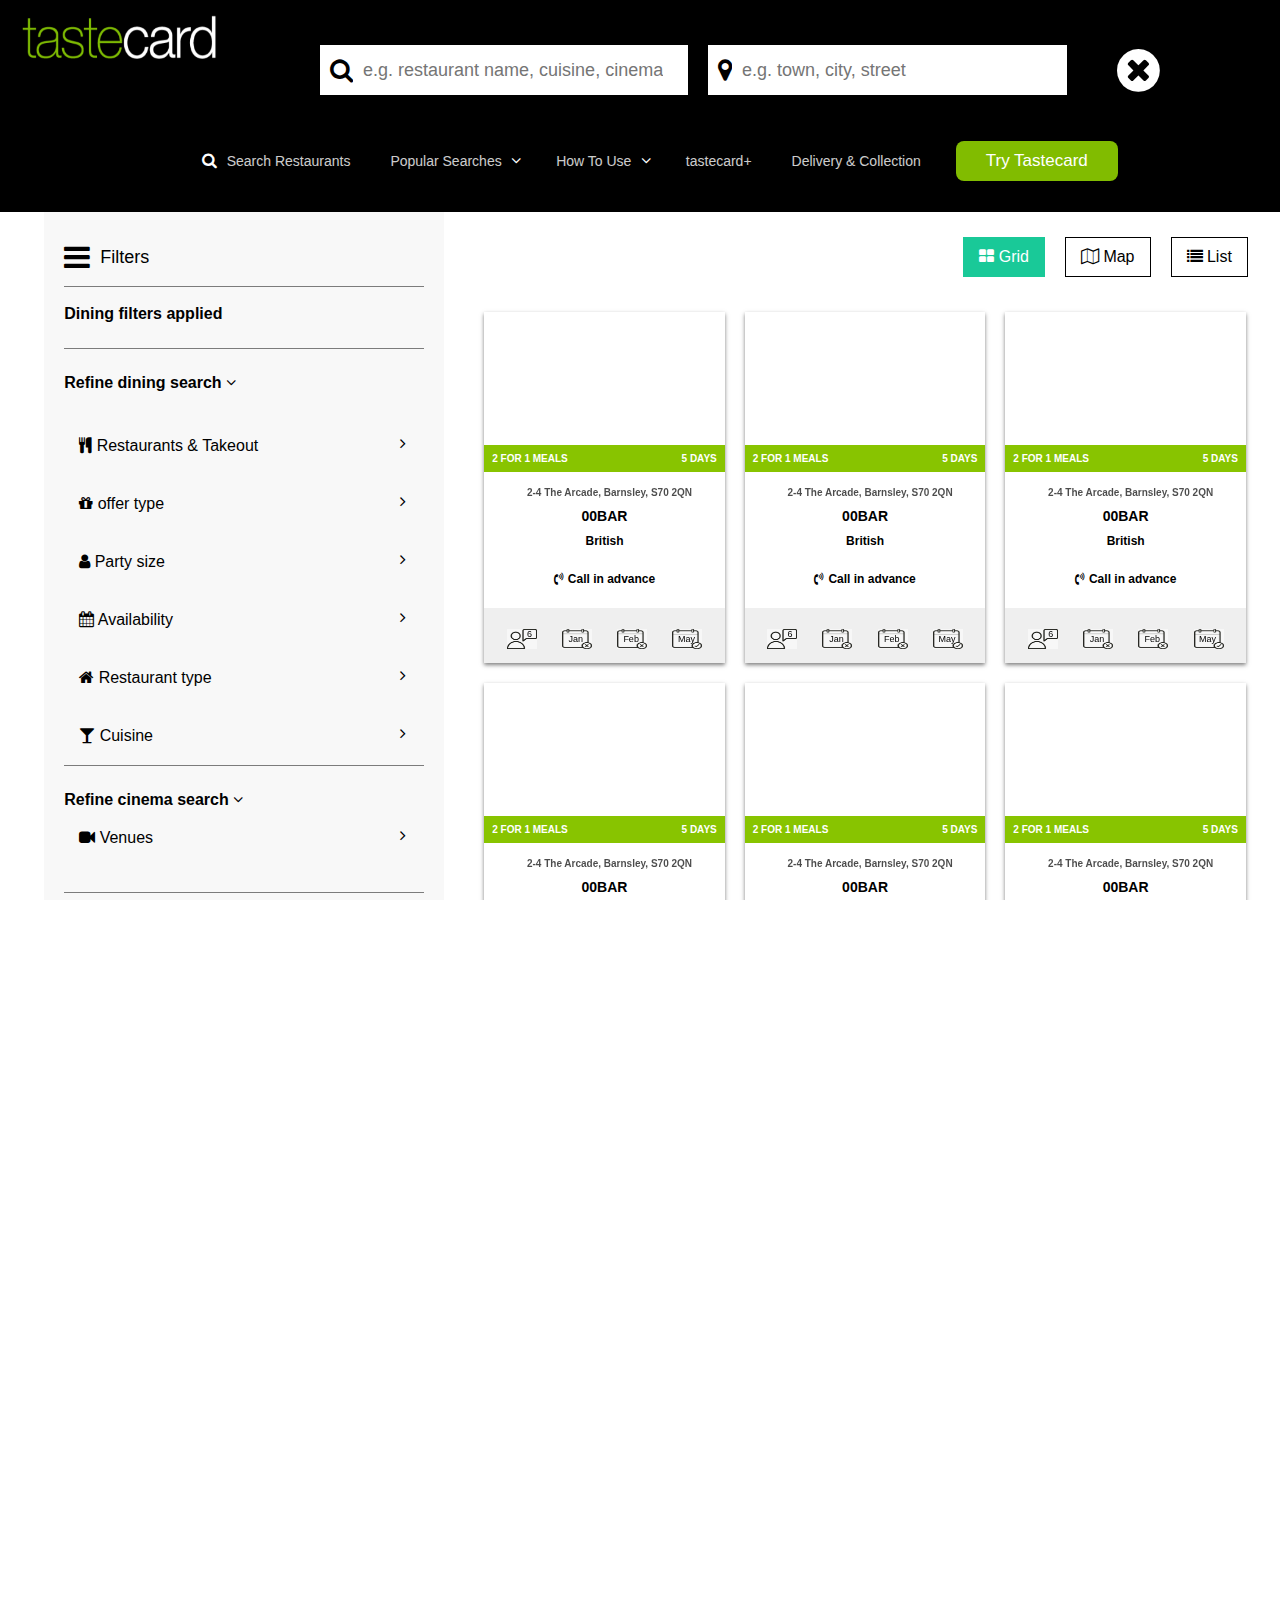
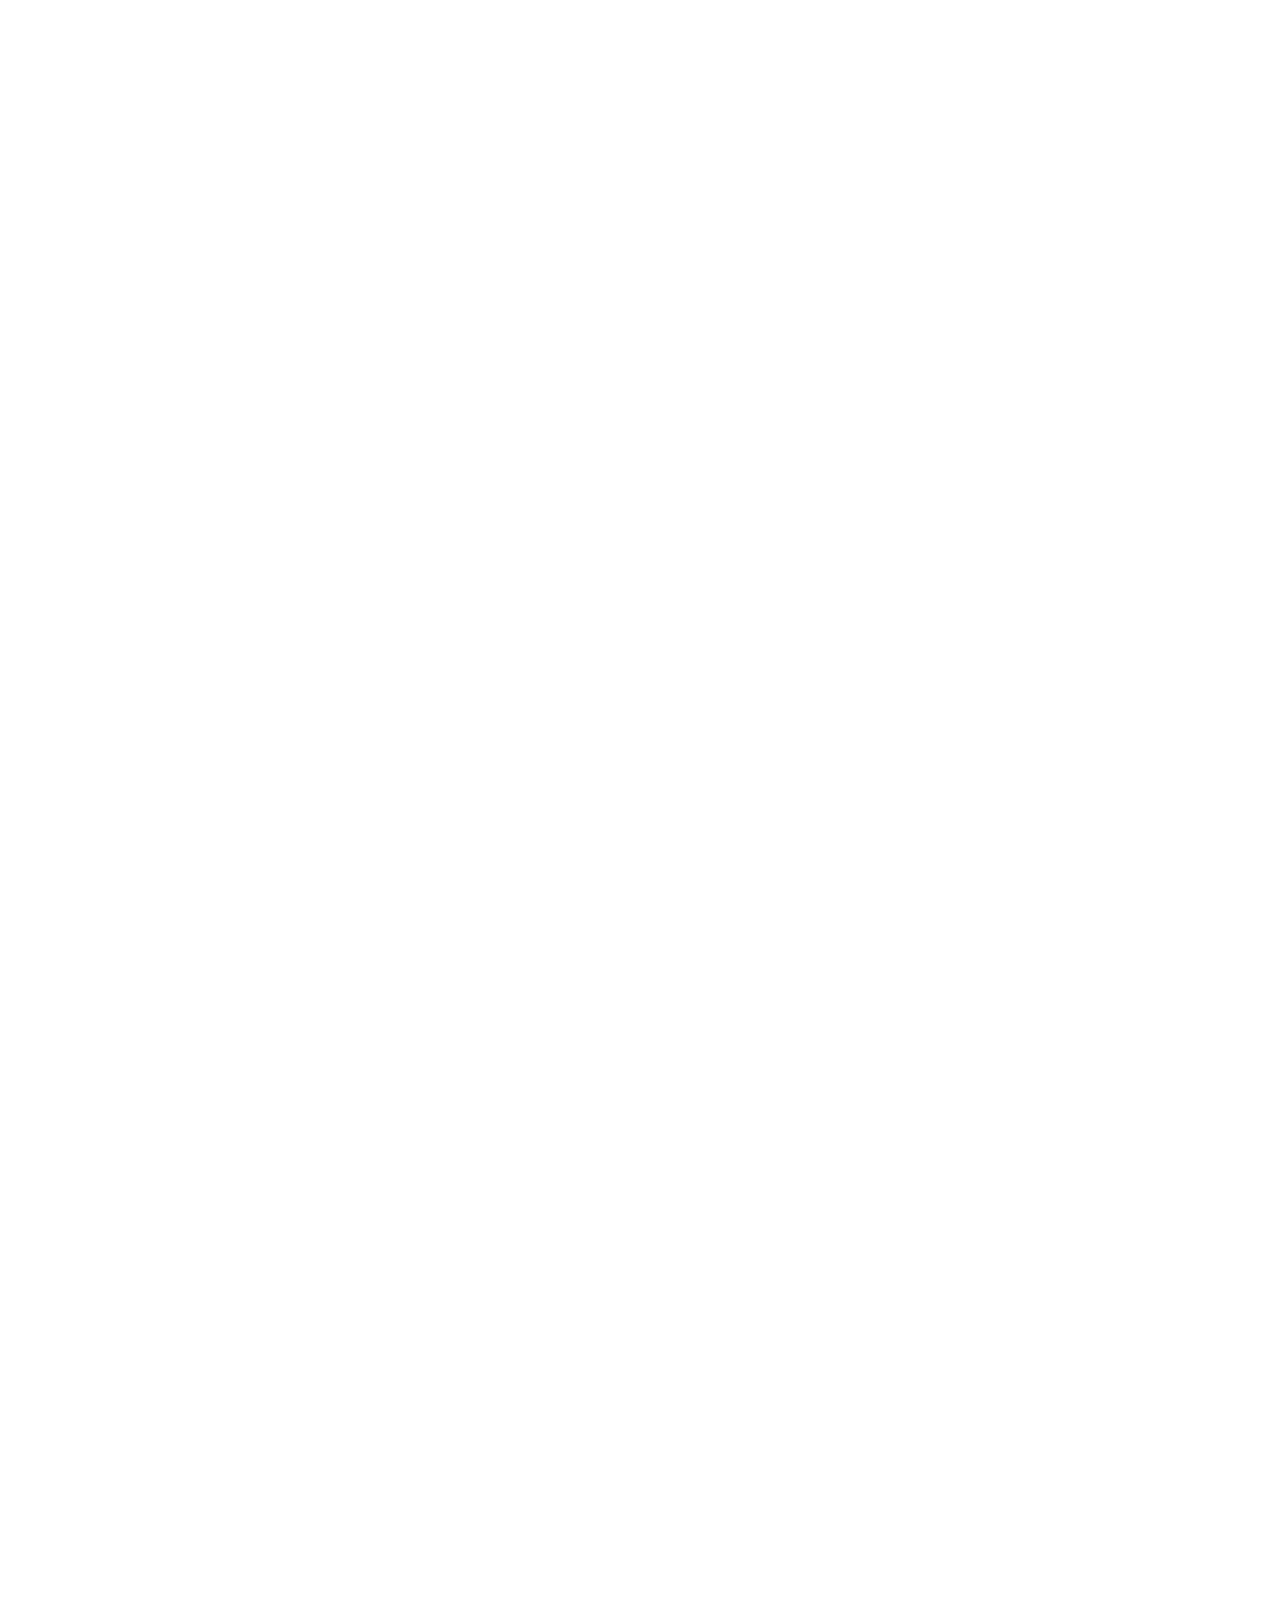
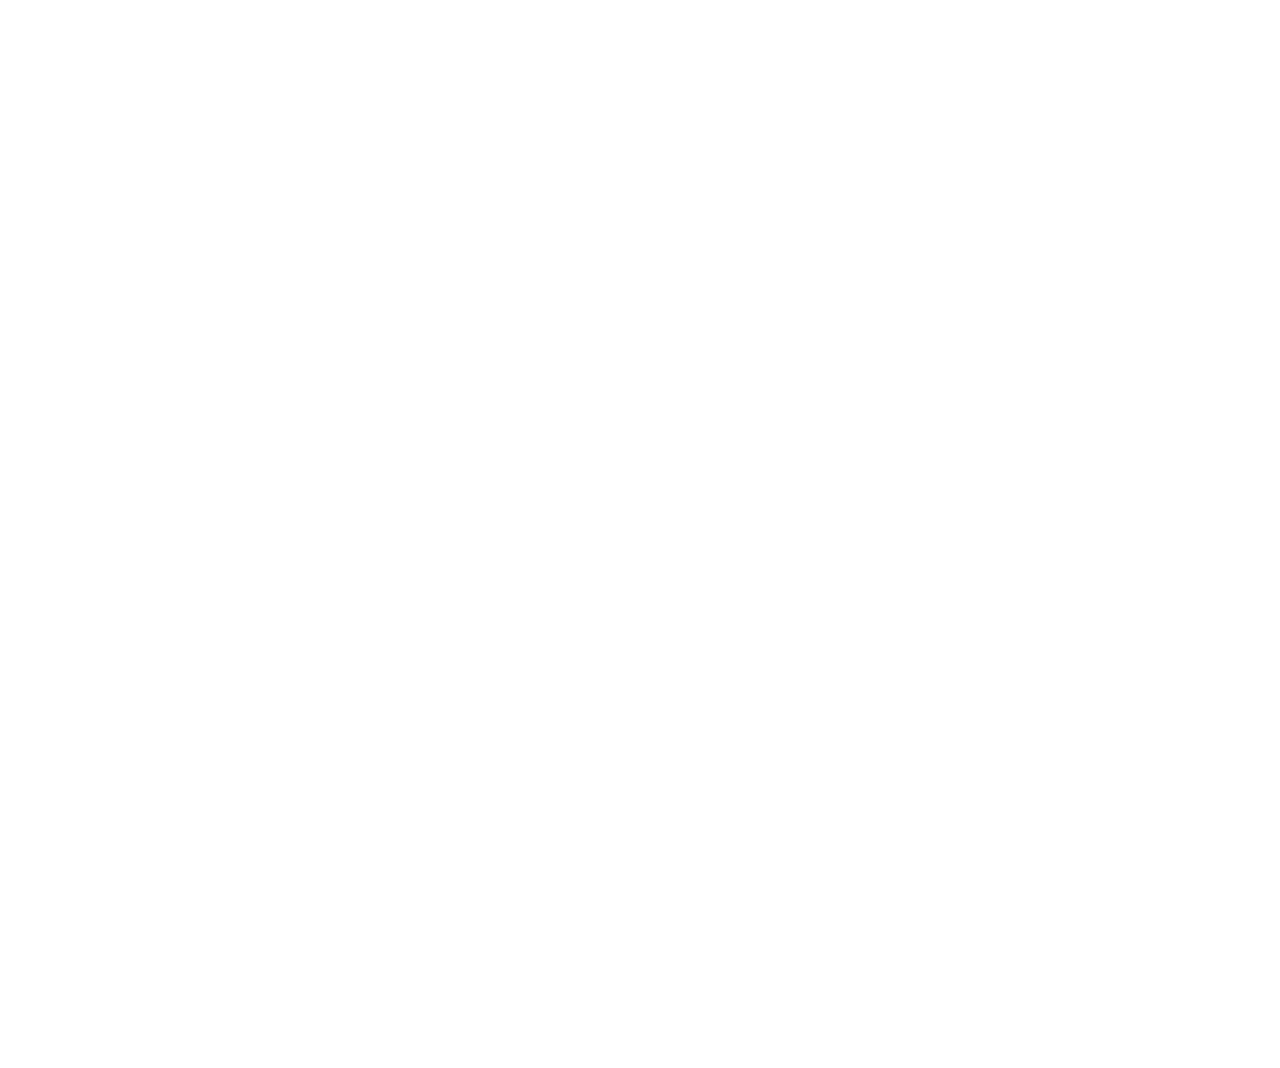
<file: Tastecard/index.html>
<!DOCTYPE html>
<html lang="en">

<head>
    <meta charset="UTF-8">
    <meta name="viewport" content="width=device-width, initial-scale=1.0">
    <title>TasteCard Webpage</title>

    <!-- CSS stylesheet -->
    <link rel="stylesheet" href="style.css">

    <!-- Fontawesome cdn -->
    <link rel="stylesheet" href="https://stackpath.bootstrapcdn.com/font-awesome/4.7.0/css/font-awesome.min.css">

</head>

<body>

    <header id="header">

        <div class="header">

            <div id="logo-search-boxes">
                <div id="logo">
                    <img src="img/Logo.png" class=" logo" alt="tastecard-logo">
                </div>

                <div id="search-boxes">
                    <div class="search-box">
                        <i class="fa fa-search"></i>
                        <input type="text" placeholder="e.g. restaurant name, cuisine, cinema">

                    </div>

                    <div class="search-box">
                        <i class="fa fa-map-marker"></i>
                        <input type="text" placeholder="e.g. town, city, street">

                    </div>

                    <i class="fa fa-times-circle"></i>



                </div>

            </div>

            <nav id="nav">
                <ul>
                    <li>
                        <i class="fa fa-search"></i>
                        <a href="#">Search Restaurants</a>
                    </li>
                    <li>
                        <a href="#"> Popular Searches</a>
                        <i class="fa fa-angle-down"></i>


                    </li>
                    <li>
                        <a href="#">How To Use</a>
                        <i class="fa fa-angle-down"></i>


                    </li>
                    <li>
                        <a href="#">tastecard+</a>
                    </li>
                    <li>
                        <a href="#">Delivery & Collection</a>
                    </li>
                    <li>
                        <button id="header-btn">Try Tastecard</button>
                    </li>
                </ul>
            </nav>
        </div>




    </header>

    <div id="main">

        <div id="side-menu-lg-scr" style="overflow-y: scroll;">

            <div class="filters">

                <i class="fa fa-bars"></i>
                <span>Filters</span>

            </div>

            <div class="filter-info">
                <strong>Dining filters applied</strong>
            </div>

            <div class="search-item">
                <strong>Refine dining search
                </strong>
                <i class="fa fa-angle-down dropdown-1"></i>
            </div>

            <div class="search-options">
                <div class="option">
                    <i class="fa fa-cutlery"></i>
                    <span>Restaurants & Takeout</span>
                    <i class="fa fa-angle-right sub-dropdown"></i>

                    <div class="sub-options">

                        <div class="sub-choices">

                            <input type="radio" name="res&tak" id="restaurant">
                            <span></span>
                            <label for="restaurant">Restaurants</label>
                        </div>

                        <div class="sub-choices">

                            <input type="radio" name="res&tak" id="deilvery">
                            <span></span>
                            <label for="deilvery">Delivery</label>
                        </div>

                        <div class="sub-choices">

                            <input type="radio" name="res&tak" id="collection">
                            <span></span>
                            <label for="collection">Collection</label>
                        </div>

                    </div>
                </div>

                <div class="option">
                    <i class="fa fa-gift"></i>
                    <span>offer type</span>
                    <i class="fa fa-angle-right sub-dropdown"></i>
                    <div class="sub-options">
                        <div class="sub-choices">

                            <input type="radio" name="offer" id="meal">
                            <span></span>
                            <label for="meal">2 for 1 meal</label>
                        </div>

                        <div class="sub-choices">

                            <input type="radio" name="offer" id="discount">
                            <span></span>
                            <label for="discount">50% discount</label>
                        </div>
                    </div>

                </div>

                <div class="option">
                    <i class="fa fa-user"></i>
                    <span>Party size</span>
                    <i class="fa fa-angle-right sub-dropdown"></i>
                    <div class="sub-options">

                    </div>
                </div>

                <div class="option">
                    <i class="fa fa-calendar"></i>
                    <span>Availability</span>
                    <i class="fa fa-angle-right sub-dropdown"></i>

                    <div class="sub-options">

                        <div class="sub-choices">

                            <input type="radio" name="availability" id="allDays">
                            <span></span>
                            <label for="allDays">All Days</label>
                        </div>

                        <div class="sub-choices">

                            <input type="radio" name="availability" id="saturday">
                            <span></span>
                            <label for="saturday">Saturday</label>
                        </div>

                        <div class="sub-choices">

                            <input type="radio" name="availability" id="sunday">
                            <span></span>
                            <label for="sunday">Sunday</label>
                        </div>

                        <div class="sub-choices">

                            <input type="radio" name="availability" id="monday">
                            <span></span>
                            <label for="monday">Monday</label>
                        </div>

                        <div class="sub-choices">

                            <input type="radio" name="availability" id="tuesday">
                            <span></span>
                            <label for="tuesday">Tuesday</label>
                        </div>

                        <div class="sub-choices">

                            <input type="radio" name="availability" id="wednesday">
                            <span></span>
                            <label for="wednesday">Wednesday</label>
                        </div>

                        <div class="sub-choices">

                            <input type="radio" name="availability" id="thurday">
                            <span></span>
                            <label for="thurday">Thursday</label>
                        </div>

                        <div class="sub-choices">

                            <input type="radio" name="availability" id="friday">
                            <span></span>
                            <label for="friday">Friday</label>
                        </div>

                        <div class="sub-choices">

                            <input type="radio" name="availability" id="december">
                            <span></span>
                            <label for="december">5December</label>
                        </div>

                    </div>
                </div>

                <div class="option">
                    <i class="fa fa-home"></i>
                    <span>Restaurant type</span>
                    <i class="fa fa-angle-right sub-dropdown"></i>

                    <div class="sub-options">

                        <div class="sub-choices">

                            <input type="radio" name="restaurant-type" id="resType">
                            <span></span>
                            <label for="resType">Independent Restaurant</label>
                        </div>

                        <div class="sub-choices">

                            <input type="radio" name="restaurant-type" id="resType">
                            <span></span>
                            <label for="resType">Brand Restaurant</label>
                        </div>

                    </div>
                </div>

                <div class="option">
                    <i class="fa fa-glass"></i>
                    <span>Cuisine</span>
                    <i class="fa fa-angle-right sub-dropdown"></i>

                    <div class="sub-options">

                        <div class="sub-choices">

                            <input type="radio" name="African" id="African">
                            <span></span>
                            <label for="African">African</label>

                        </div>

                        <div class="sub-choices">


                            <input type="radio" name="American" id="American">
                            <span></span>
                            <label for="American">American</label>

                        </div>


                        <div class="sub-choices">

                            <input type="radio" name="cuisine" id="Argentinean">
                            <span></span>
                            <label for="Argentinean">Argentinean</label>
                        </div>

                        <div class="sub-choices">

                            <input type="radio" name="bangladeshi" id="Asian">
                            <span></span>
                            <label for="Asian">Bangladeshi</label>
                        </div>

                        <div class="sub-choices">

                            <input type="radio" name="belgian" id="Belgian">
                            <span></span>
                            <label for="Belgian">Belgian</label>
                        </div>

                        <div class="sub-choices">

                            <input type="radio" name="brazillian" id="Brazillian">
                            <span></span>
                            <label for="Brazillian">Brazillian</label>
                        </div>


                        <div class="sub-choices">

                            <input type="radio" name="british" id="British">
                            <span></span>
                            <label for="British">British</label>
                        </div>

                        <div class="sub-choices">

                            <input type="radio" name="carvery" id="Carvery">
                            <span></span>
                            <label for="Carvery">Carvery/Buffet</label>
                        </div>

                        <div class="sub-choices">

                            <input type="radio" name="chinese" id="Chinese">
                            <span></span>
                            <label for="Chinese">Chinese</label>
                        </div>

                        <div class="sub-choices">

                            <input type="radio" name="cuban" id="Cuban">
                            <span></span>
                            <label for="Cuban">Cuban</label>
                        </div>

                        <div class="sub-choices">

                            <input type="radio" name="curry" id="curry">
                            <span></span>
                            <label for="curry">Curry</label>
                        </div>

                        <div class="sub-choices">

                            <input type="radio" name="desserts" id="Desserts">
                            <span></span>
                            <label for="Desserts">Desserts</label>
                        </div>

                        <div class="sub-choices">

                            <input type="radio" name="easterneuropean" id="easterEuropean">
                            <span></span>
                            <label for="easterEuropean">Eastern European</label>
                        </div>

                        <div class="sub-choices">

                            <input type="radio" name="ethopian" id="ethopian">
                            <span></span>
                            <label for="ethopian">Ethopian</label>
                        </div>

                        <div class="sub-choices">

                            <input type="radio" name="french" id="french">
                            <span></span>
                            <label for="french">French</label>
                        </div>

                        <div class="sub-choices">

                            <input type="radio" name="fusion" id="fusion">
                            <span></span>
                            <label for="fusion">Fusion</label>
                        </div>

                        <div class="sub-choices">

                            <input type="radio" name="gastropub" id="gastroPub">
                            <span></span>
                            <label for="gastroPub">Gastro Pub</label>
                        </div>

                        <div class="sub-choices">

                            <input type="radio" name="german" id="german">
                            <span></span>
                            <label for="german">German</label>
                        </div>

                        <div class="sub-choices">

                            <input type="radio" name="goan" id="goan">
                            <span></span>
                            <label for="goan">Goan</label>
                        </div>

                        <div class="sub-choices">

                            <input type="radio" name="greek" id="greel">
                            <span></span>
                            <label for="greel">Greek</label>
                        </div>

                        <div class="sub-choices">

                            <input type="radio" name="grill" id="grill">
                            <span></span>
                            <label for="grill">Grill</label>
                        </div>

                        <div class="sub-choices">

                            <input type="radio" name="halal" id="halal">
                            <span></span>
                            <label for="halal">Halal</label>
                        </div>

                        <div class="sub-choices">

                            <input type="radio" name="healthyeating" id="healthyEating">
                            <span></span>
                            <label for="healthyEating">Healthy eating</label>
                        </div>

                        <div class="sub-choices">

                            <input type="radio" name="hungarian" id="discount">
                            <span></span>
                            <label for="discount">Hungarian</label>
                        </div>

                        <div class="sub-choices">

                            <input type="radio" name="indian" id="indian">
                            <span></span>
                            <label for="indian">Indian</label>
                        </div>

                        <div class="sub-choices">

                            <input type="radio" name="italian" id="italian">
                            <span></span>
                            <label for="italian">Italian</label>
                        </div>

                        <div class="sub-choices">

                            <input type="radio" name="international" id="international">
                            <span></span>
                            <label for="international">International</label>
                        </div>

                        <div class="sub-choices">

                            <input type="radio" name="japnese" id="japnese">
                            <span></span>
                            <label for="japnese">Japnese</label>
                        </div>

                        <div class="sub-choices">

                            <input type="radio" name="latin" id="latin">
                            <span></span>
                            <label for="latin">Latin</label>
                        </div>

                        <div class="sub-choices">

                            <input type="radio" name="lebanese" id="lebanese">
                            <span></span>
                            <label for="lebanese">Lebanese</label>
                        </div>

                        <div class="sub-choices">

                            <input type="radio" name="malaysian" id="alaysian">
                            <span></span>
                            <label for="malaysian">Malaysian</label>
                        </div>

                        <div class="sub-choices">

                            <input type="radio" name="mediterranean" id="mediterranean">
                            <span></span>
                            <label for="mediterranean">Mediterranean</label>
                        </div>

                        <div class="sub-choices">

                            <input type="radio" name="mexican" id="mexican">
                            <span></span>
                            <label for="mexican">Mexican</label>
                        </div>

                        <div class="sub-choices">

                            <input type="radio" name="middleeastern" id="middleEastern">
                            <span></span>
                            <label for="middleEastern">Middle Eastern</label>
                        </div>

                        <div class="sub-choices">

                            <input type="radio" name="modernenglish" id="modernEnglish">
                            <span></span>
                            <label for="modernEnglish">Modern English</label>
                        </div>

                        <div class="sub-choices">

                            <input type="radio" name="moderneuropean" id="modernEuropean">
                            <span></span>
                            <label for="modernEuropean">Modern European</label>
                        </div>

                        <div class="sub-choices">

                            <input type="radio" name="morroccan" id="morroccan">
                            <span></span>
                            <label for="morroccan">Morroccan</label>
                        </div>

                        <div class="sub-choices">

                            <input type="radio" name="neplaese" id="nepalese">
                            <span></span>
                            <label for="nepalese">Nepalese</label>
                        </div>

                        <div class="sub-choices">

                            <input type="radio" name="northamerican" id="northAfrican">
                            <span></span>
                            <label for="northAfrican">North African</label>
                        </div>

                        <div class="sub-choices">

                            <input type="radio" name="oriental" id="oriental">
                            <span></span>
                            <label for="oriental">Oriental</label>
                        </div>

                        <div class="sub-choices">

                            <input type="radio" name="pakistani" id="pakistani">
                            <span></span>
                            <label for="pakistani">Pakistani</label>
                        </div>

                        <div class="sub-choices">

                            <input type="radio" name="panasian" id="panAsian">
                            <span></span>
                            <label for="panAsian">Pan Asian</label>
                        </div>

                        <div class="sub-choices">

                            <input type="radio" name="persian" id="persian">
                            <span></span>
                            <label for="persian">Persian</label>
                        </div>

                        <div class="sub-choices">

                            <input type="radio" name="pizza" id="pizza">
                            <span></span>
                            <label for="pizza">Pizza</label>
                        </div>

                        <div class="sub-choices">

                            <input type="radio" name="polish" id="polish">
                            <span></span>
                            <label for="polish">Polish</label>
                        </div>

                        <div class="sub-choices">

                            <input type="radio" name="polynesian" id="polynesian">
                            <span></span>
                            <label for="polynesian">Polynesian</label>
                        </div>

                        <div class="sub-choices">

                            <input type="radio" name="portuguese" id="portuguese">
                            <span></span>
                            <label for="portuguese">Portuguese</label>
                        </div>

                        <div class="sub-choices">

                            <input type="radio" name="punjabi" id="punjabi">
                            <span></span>
                            <label for="punjabi">Punjabi</label>
                        </div>

                        <div class="sub-choices">

                            <input type="radio" name="russian" id="russian">
                            <span></span>
                            <label for="russian">Russian</label>
                        </div>

                        <div class="sub-choices">

                            <input type="radio" name="scottish" id="scottish">
                            <span></span>
                            <label for="scottish">Scottish</label>
                        </div>

                        <div class="sub-choices">


                            <input type="radio" name="seafood" id="seaFood">
                            <span></span>
                            <label for="seaFood">Sea Food</label>
                        </div>

                        <div class="sub-choices">

                            <input type="radio" name="southamerican" id="southAmerican">
                            <span></span>
                            <label for="southAmerican">South American</label>
                        </div>

                        <div class="sub-choices">

                            <input type="radio" name="southindia" id="southIndian">

                            <span></span>
                            <label for="southIndian">South Indian</label>
                        </div>

                        <div class="sub-choices">

                            <input type="radio" name="spanish" id="spanish">

                            <span></span>
                            <label for="spanish">Spanish</label>
                        </div>

                        <div class="sub-choices">

                            <input type="radio" name="srilanka" id="sriLanka">

                            <span></span>
                            <label for="sriLanka">Sri Lanka</label>
                        </div>

                        <div class="sub-choices">

                            <input type="radio" name="steak" id="steak">

                            <span></span>
                            <label for="steak">Steak</label>
                        </div>

                        <div class="sub-choices">

                            <input type="radio" name="steak&grill" id="steak&grill">

                            <span></span>
                            <label for="steak&grill">Steak & Grill</label>
                        </div>

                        <div class="sub-choices">

                            <input type="radio" name="sushi" id="sushi">

                            <span></span>
                            <label for="sushi">Sushi</label>
                        </div>

                        <div class="sub-choices">

                            <input type="radio" name="tapas" id="tapas">

                            <span></span>
                            <label for="tapas">Tapas</label>
                        </div>

                        <div class="sub-choices">

                            <input type="radio" name="thai" id="thai">
                            <span></span>
                            <label for="thai">Thai</label>
                        </div>

                        <div class="sub-choices">

                            <input type="radio" name="turkish" id="turkish">
                            <span></span>
                            <label for="turkish">Turkish</label>
                        </div>

                        <div class="sub-choices">

                            <input type="radio" name="vegan" id="vegan">
                            <span></span>
                            <label for="vegan">Vegan</label>
                        </div>

                        <div class="sub-choices">

                            <input type="radio" name="vegetarian" id="vegetarian">
                            <span></span>
                            <label for="vegetarian">Vegetarian</label>
                        </div>

                        <div class="sub-choices">

                            <input type="radio" name="veitnamese" id="veitnamese">
                            <span></span>
                            <label for="veitnamese">Vietnamese</label>
                        </div>

                        <div class="sub-choices">

                            <input type="radio" name="weish" id="weish">
                            <span></span>
                            <label for="weish">Weish</label>
                        </div>




                    </div>
                </div>
            </div>

            <div class="search-item">
                <strong>Refine cinema search</strong>
                <i class="fa fa-angle-down dropdown-2"></i>
                <div class="search-options">
                    <div class="option">
                        <i class="fa fa-video-camera"></i>
                        <span>Venues</span>
                        <i class="fa fa-angle-right"></i>

                    </div>
                </div>



            </div>
        </div>







        <div id="restaurant-details">

            <div id="grid-map-list">

                <div class="grid active">
                    <i class="fa fa-th-large"></i>
                    <span>Grid</span>
                </div>

                <div class="map">
                    <i class="fa fa-map-o"></i>
                    <span>Map</span>
                </div>

                <div class="list">
                    <i class="fa fa-list"></i>
                    <span>List</span>
                </div>

                <div class="filter-option-small-screen">
                    <i class="fa fa-bars"></i>
                    <span>Filters</span>
                </div>
            </div>

            <div id="all-restaurant-group">



                <div class="restaurant-description">

                    <div class="restaurant-img-container">

                        <div class="meal-details">
                            <span>2 FOR 1 MEALS</span>
                            <span>5 DAYS</span>
                        </div>

                    </div>

                    <div class="description-container">

                        <div class="restaurant-type-address">
                            <p class="restaurant-venue">2-4 The Arcade, Barnsley, S70 2QN</p>
                            <p class="description-name"><strong>00BAR</strong></p>
                            <p class="restaurant-type">British</p>
                            <div class="advance-booking"><i class="fa fa-volume-control-phone"></i>
                                <p>Call in advance</p>
                            </div>
                        </div>
                        <div class="booking-days">
                            <div class="booking-user">
                                <img src="img/man.jpeg" style="width:30px; height:20px;" alt="">
                            </div>
                            <div class="booking-calender-jan">
                                <img src="img/calender-cross.jpeg" style="width:30px; height:20px;" alt="">
                            </div>
                            <div class="booking-calender-feb">
                                <img src="img/calender-cross.jpeg" style="width:30px; height:20px;" alt="">
                            </div>
                            <div class="booking-calender-may">
                                <img src="img/calender.jpeg" style="width:30px; height:20px;" alt="">
                            </div>
                        </div>
                    </div>
                </div>

                <div class="restaurant-description">

                    <div class="restaurant-img-container">

                        <div class="meal-details">
                            <span>2 FOR 1 MEALS</span>
                            <span>5 DAYS</span>
                        </div>

                    </div>

                    <div class="description-container">

                        <div class="restaurant-type-address">
                            <p class="restaurant-venue">2-4 The Arcade, Barnsley, S70 2QN</p>
                            <p class="description-name"><strong>00BAR</strong></p>
                            <p class="restaurant-type">British</p>
                            <div class="advance-booking"><i class="fa fa-volume-control-phone"></i>
                                <p>Call in advance</p>
                            </div>
                        </div>
                        <div class="booking-days">
                            <div class="booking-user">
                                <img src="img/man.jpeg" style="width:30px; height:20px;" alt="">
                            </div>
                            <div class="booking-calender-jan">
                                <img src="img/calender-cross.jpeg" style="width:30px; height:20px;" alt="">
                            </div>
                            <div class="booking-calender-feb">
                                <img src="img/calender-cross.jpeg" style="width:30px; height:20px;" alt="">
                            </div>
                            <div class="booking-calender-may">
                                <img src="img/calender.jpeg" style="width:30px; height:20px;" alt="">
                            </div>
                        </div>
                    </div>
                </div>

                <div class="restaurant-description">

                    <div class="restaurant-img-container">

                        <div class="meal-details">
                            <span>2 FOR 1 MEALS</span>
                            <span>5 DAYS</span>
                        </div>

                    </div>

                    <div class="description-container">

                        <div class="restaurant-type-address">
                            <p class="restaurant-venue">2-4 The Arcade, Barnsley, S70 2QN</p>
                            <p class="description-name"><strong>00BAR</strong></p>
                            <p class="restaurant-type">British</p>
                            <div class="advance-booking"><i class="fa fa-volume-control-phone"></i>
                                <p>Call in advance</p>
                            </div>
                        </div>
                        <div class="booking-days">
                            <div class="booking-user">
                                <img src="img/man.jpeg" style="width:30px; height:20px;" alt="">
                            </div>
                            <div class="booking-calender-jan">
                                <img src="img/calender-cross.jpeg" style="width:30px; height:20px;" alt="">
                            </div>
                            <div class="booking-calender-feb">
                                <img src="img/calender-cross.jpeg" style="width:30px; height:20px;" alt="">
                            </div>
                            <div class="booking-calender-may">
                                <img src="img/calender.jpeg" style="width:30px; height:20px;" alt="">
                            </div>
                        </div>
                    </div>
                </div>

                <div class="restaurant-description">

                    <div class="restaurant-img-container">

                        <div class="meal-details">
                            <span>2 FOR 1 MEALS</span>
                            <span>5 DAYS</span>
                        </div>

                    </div>

                    <div class="description-container">

                        <div class="restaurant-type-address">
                            <p class="restaurant-venue">2-4 The Arcade, Barnsley, S70 2QN</p>
                            <p class="description-name"><strong>00BAR</strong></p>
                            <p class="restaurant-type">British</p>
                            <div class="advance-booking"><i class="fa fa-volume-control-phone"></i>
                                <p>Call in advance</p>
                            </div>
                        </div>
                        <div class="booking-days">
                            <div class="booking-user">
                                <img src="img/man.jpeg" style="width:30px; height:20px;" alt="">
                            </div>
                            <div class="booking-calender-jan">
                                <img src="img/calender-cross.jpeg" style="width:30px; height:20px;" alt="">
                            </div>
                            <div class="booking-calender-feb">
                                <img src="img/calender-cross.jpeg" style="width:30px; height:20px;" alt="">
                            </div>
                            <div class="booking-calender-may">
                                <img src="img/calender.jpeg" style="width:30px; height:20px;" alt="">
                            </div>
                        </div>
                    </div>
                </div>

                <div class="restaurant-description">

                    <div class="restaurant-img-container">

                        <div class="meal-details">
                            <span>2 FOR 1 MEALS</span>
                            <span>5 DAYS</span>
                        </div>

                    </div>

                    <div class="description-container">

                        <div class="restaurant-type-address">
                            <p class="restaurant-venue">2-4 The Arcade, Barnsley, S70 2QN</p>
                            <p class="description-name"><strong>00BAR</strong></p>
                            <p class="restaurant-type">British</p>
                            <div class="advance-booking"><i class="fa fa-volume-control-phone"></i>
                                <p>Call in advance</p>
                            </div>
                        </div>
                        <div class="booking-days">
                            <div class="booking-user">
                                <img src="img/man.jpeg" style="width:30px; height:20px;" alt="">
                            </div>
                            <div class="booking-calender-jan">
                                <img src="img/calender-cross.jpeg" style="width:30px; height:20px;" alt="">
                            </div>
                            <div class="booking-calender-feb">
                                <img src="img/calender-cross.jpeg" style="width:30px; height:20px;" alt="">
                            </div>
                            <div class="booking-calender-may">
                                <img src="img/calender.jpeg" style="width:30px; height:20px;" alt="">
                            </div>
                        </div>
                    </div>
                </div>

                <div class="restaurant-description">

                    <div class="restaurant-img-container">

                        <div class="meal-details">
                            <span>2 FOR 1 MEALS</span>
                            <span>5 DAYS</span>
                        </div>

                    </div>

                    <div class="description-container">

                        <div class="restaurant-type-address">
                            <p class="restaurant-venue">2-4 The Arcade, Barnsley, S70 2QN</p>
                            <p class="description-name"><strong>00BAR</strong></p>
                            <p class="restaurant-type">British</p>
                            <div class="advance-booking"><i class="fa fa-volume-control-phone"></i>
                                <p>Call in advance</p>
                            </div>
                        </div>
                        <div class="booking-days">
                            <div class="booking-user">
                                <img src="img/man.jpeg" style="width:30px; height:20px;" alt="">
                            </div>
                            <div class="booking-calender-jan">
                                <img src="img/calender-cross.jpeg" style="width:30px; height:20px;" alt="">
                            </div>
                            <div class="booking-calender-feb">
                                <img src="img/calender-cross.jpeg" style="width:30px; height:20px;" alt="">
                            </div>
                            <div class="booking-calender-may">
                                <img src="img/calender.jpeg" style="width:30px; height:20px;" alt="">
                            </div>
                        </div>
                    </div>
                </div>

                <div class="restaurant-description">

                    <div class="restaurant-img-container">

                        <div class="meal-details">
                            <span>2 FOR 1 MEALS</span>
                            <span>5 DAYS</span>
                        </div>

                    </div>

                    <div class="description-container">

                        <div class="restaurant-type-address">
                            <p class="restaurant-venue">2-4 The Arcade, Barnsley, S70 2QN</p>
                            <p class="description-name"><strong>00BAR</strong></p>
                            <p class="restaurant-type">British</p>
                            <div class="advance-booking"><i class="fa fa-volume-control-phone"></i>
                                <p>Call in advance</p>
                            </div>
                        </div>
                        <div class="booking-days">
                            <div class="booking-user">
                                <img src="img/man.jpeg" style="width:30px; height:20px;" alt="">
                            </div>
                            <div class="booking-calender-jan">
                                <img src="img/calender-cross.jpeg" style="width:30px; height:20px;" alt="">
                            </div>
                            <div class="booking-calender-feb">
                                <img src="img/calender-cross.jpeg" style="width:30px; height:20px;" alt="">
                            </div>
                            <div class="booking-calender-may">
                                <img src="img/calender.jpeg" style="width:30px; height:20px;" alt="">
                            </div>
                        </div>
                    </div>
                </div>

                <div class="restaurant-description">

                    <div class="restaurant-img-container">

                        <div class="meal-details">
                            <span>2 FOR 1 MEALS</span>
                            <span>5 DAYS</span>
                        </div>

                    </div>

                    <div class="description-container">

                        <div class="restaurant-type-address">
                            <p class="restaurant-venue">2-4 The Arcade, Barnsley, S70 2QN</p>
                            <p class="description-name"><strong>00BAR</strong></p>
                            <p class="restaurant-type">British</p>
                            <div class="advance-booking"><i class="fa fa-volume-control-phone"></i>
                                <p>Call in advance</p>
                            </div>
                        </div>
                        <div class="booking-days">
                            <div class="booking-user">
                                <img src="img/man.jpeg" style="width:30px; height:20px;" alt="">
                            </div>
                            <div class="booking-calender-jan">
                                <img src="img/calender-cross.jpeg" style="width:30px; height:20px;" alt="">
                            </div>
                            <div class="booking-calender-feb">
                                <img src="img/calender-cross.jpeg" style="width:30px; height:20px;" alt="">
                            </div>
                            <div class="booking-calender-may">
                                <img src="img/calender.jpeg" style="width:30px; height:20px;" alt="">
                            </div>
                        </div>
                    </div>
                </div>

                <div class="restaurant-description">

                    <div class="restaurant-img-container">

                        <div class="meal-details">
                            <span>2 FOR 1 MEALS</span>
                            <span>5 DAYS</span>
                        </div>

                    </div>

                    <div class="description-container">

                        <div class="restaurant-type-address">
                            <p class="restaurant-venue">2-4 The Arcade, Barnsley, S70 2QN</p>
                            <p class="description-name"><strong>00BAR</strong></p>
                            <p class="restaurant-type">British</p>
                            <div class="advance-booking"><i class="fa fa-volume-control-phone"></i>
                                <p>Call in advance</p>
                            </div>
                        </div>
                        <div class="booking-days">
                            <div class="booking-user">
                                <img src="img/man.jpeg" style="width:30px; height:20px;" alt="">
                            </div>
                            <div class="booking-calender-jan">
                                <img src="img/calender-cross.jpeg" style="width:30px; height:20px;" alt="">
                            </div>
                            <div class="booking-calender-feb">
                                <img src="img/calender-cross.jpeg" style="width:30px; height:20px;" alt="">
                            </div>
                            <div class="booking-calender-may">
                                <img src="img/calender.jpeg" style="width:30px; height:20px;" alt="">
                            </div>
                        </div>
                    </div>
                </div>

                <div class="restaurant-description">

                    <div class="restaurant-img-container">

                        <div class="meal-details">
                            <span>2 FOR 1 MEALS</span>
                            <span>5 DAYS</span>
                        </div>

                    </div>

                    <div class="description-container">

                        <div class="restaurant-type-address">
                            <p class="restaurant-venue">2-4 The Arcade, Barnsley, S70 2QN</p>
                            <p class="description-name"><strong>00BAR</strong></p>
                            <p class="restaurant-type">British</p>
                            <div class="advance-booking"><i class="fa fa-volume-control-phone"></i>
                                <p>Call in advance</p>
                            </div>
                        </div>
                        <div class="booking-days">
                            <div class="booking-user">
                                <img src="img/man.jpeg" style="width:30px; height:20px;" alt="">
                            </div>
                            <div class="booking-calender-jan">
                                <img src="img/calender-cross.jpeg" style="width:30px; height:20px;" alt="">
                            </div>
                            <div class="booking-calender-feb">
                                <img src="img/calender-cross.jpeg" style="width:30px; height:20px;" alt="">
                            </div>
                            <div class="booking-calender-may">
                                <img src="img/calender.jpeg" style="width:30px; height:20px;" alt="">
                            </div>
                        </div>
                    </div>
                </div>

                <div class="restaurant-description">

                    <div class="restaurant-img-container">

                        <div class="meal-details">
                            <span>2 FOR 1 MEALS</span>
                            <span>5 DAYS</span>
                        </div>

                    </div>

                    <div class="description-container">

                        <div class="restaurant-type-address">
                            <p class="restaurant-venue">2-4 The Arcade, Barnsley, S70 2QN</p>
                            <p class="description-name"><strong>00BAR</strong></p>
                            <p class="restaurant-type">British</p>
                            <div class="advance-booking"><i class="fa fa-volume-control-phone"></i>
                                <p>Call in advance</p>
                            </div>
                        </div>
                        <div class="booking-days">
                            <div class="booking-user">
                                <img src="img/man.jpeg" style="width:30px; height:20px;" alt="">
                            </div>
                            <div class="booking-calender-jan">
                                <img src="img/calender-cross.jpeg" style="width:30px; height:20px;" alt="">
                            </div>
                            <div class="booking-calender-feb">
                                <img src="img/calender-cross.jpeg" style="width:30px; height:20px;" alt="">
                            </div>
                            <div class="booking-calender-may">
                                <img src="img/calender.jpeg" style="width:30px; height:20px;" alt="">
                            </div>
                        </div>
                    </div>
                </div>

                <div class="restaurant-description">

                    <div class="restaurant-img-container">

                        <div class="meal-details">
                            <span>2 FOR 1 MEALS</span>
                            <span>5 DAYS</span>
                        </div>

                    </div>

                    <div class="description-container">

                        <div class="restaurant-type-address">
                            <p class="restaurant-venue">2-4 The Arcade, Barnsley, S70 2QN</p>
                            <p class="description-name"><strong>00BAR</strong></p>
                            <p class="restaurant-type">British</p>
                            <div class="advance-booking"><i class="fa fa-volume-control-phone"></i>
                                <p>Call in advance</p>
                            </div>
                        </div>
                        <div class="booking-days">
                            <div class="booking-user">
                                <img src="img/man.jpeg" style="width:30px; height:20px;" alt="">
                            </div>
                            <div class="booking-calender-jan">
                                <img src="img/calender-cross.jpeg" style="width:30px; height:20px;" alt="">
                            </div>
                            <div class="booking-calender-feb">
                                <img src="img/calender-cross.jpeg" style="width:30px; height:20px;" alt="">
                            </div>
                            <div class="booking-calender-may">
                                <img src="img/calender.jpeg" style="width:30px; height:20px;" alt="">
                            </div>
                        </div>
                    </div>
                </div>

                <div class="restaurant-description">

                    <div class="restaurant-img-container">

                        <div class="meal-details">
                            <span>2 FOR 1 MEALS</span>
                            <span>5 DAYS</span>
                        </div>

                    </div>

                    <div class="description-container">

                        <div class="restaurant-type-address">
                            <p class="restaurant-venue">2-4 The Arcade, Barnsley, S70 2QN</p>
                            <p class="description-name"><strong>00BAR</strong></p>
                            <p class="restaurant-type">British</p>
                            <div class="advance-booking"><i class="fa fa-volume-control-phone"></i>
                                <p>Call in advance</p>
                            </div>
                        </div>
                        <div class="booking-days">
                            <div class="booking-user">
                                <img src="img/man.jpeg" style="width:30px; height:20px;" alt="">
                            </div>
                            <div class="booking-calender-jan">
                                <img src="img/calender-cross.jpeg" style="width:30px; height:20px;" alt="">
                            </div>
                            <div class="booking-calender-feb">
                                <img src="img/calender-cross.jpeg" style="width:30px; height:20px;" alt="">
                            </div>
                            <div class="booking-calender-may">
                                <img src="img/calender.jpeg" style="width:30px; height:20px;" alt="">
                            </div>
                        </div>
                    </div>
                </div>

                <div class="restaurant-description">

                    <div class="restaurant-img-container">

                        <div class="meal-details">
                            <span>2 FOR 1 MEALS</span>
                            <span>5 DAYS</span>
                        </div>

                    </div>

                    <div class="description-container">

                        <div class="restaurant-type-address">
                            <p class="restaurant-venue">2-4 The Arcade, Barnsley, S70 2QN</p>
                            <p class="description-name"><strong>00BAR</strong></p>
                            <p class="restaurant-type">British</p>
                            <div class="advance-booking"><i class="fa fa-volume-control-phone"></i>
                                <p>Call in advance</p>
                            </div>
                        </div>
                        <div class="booking-days">
                            <div class="booking-user">
                                <img src="img/man.jpeg" style="width:30px; height:20px;" alt="">
                            </div>
                            <div class="booking-calender-jan">
                                <img src="img/calender-cross.jpeg" style="width:30px; height:20px;" alt="">
                            </div>
                            <div class="booking-calender-feb">
                                <img src="img/calender-cross.jpeg" style="width:30px; height:20px;" alt="">
                            </div>
                            <div class="booking-calender-may">
                                <img src="img/calender.jpeg" style="width:30px; height:20px;" alt="">
                            </div>
                        </div>
                    </div>
                </div>

                <div class="restaurant-description">

                    <div class="restaurant-img-container">

                        <div class="meal-details">
                            <span>2 FOR 1 MEALS</span>
                            <span>5 DAYS</span>
                        </div>

                    </div>

                    <div class="description-container">

                        <div class="restaurant-type-address">
                            <p class="restaurant-venue">2-4 The Arcade, Barnsley, S70 2QN</p>
                            <p class="description-name"><strong>00BAR</strong></p>
                            <p class="restaurant-type">British</p>
                            <div class="advance-booking"><i class="fa fa-volume-control-phone"></i>
                                <p>Call in advance</p>
                            </div>
                        </div>
                        <div class="booking-days">
                            <div class="booking-user">
                                <img src="img/man.jpeg" style="width:30px; height:20px;" alt="">
                            </div>
                            <div class="booking-calender-jan">
                                <img src="img/calender-cross.jpeg" style="width:30px; height:20px;" alt="">
                            </div>
                            <div class="booking-calender-feb">
                                <img src="img/calender-cross.jpeg" style="width:30px; height:20px;" alt="">
                            </div>
                            <div class="booking-calender-may">
                                <img src="img/calender.jpeg" style="width:30px; height:20px;" alt="">
                            </div>
                        </div>
                    </div>
                </div>

                <div class="restaurant-description">

                    <div class="restaurant-img-container">

                        <div class="meal-details">
                            <span>2 FOR 1 MEALS</span>
                            <span>5 DAYS</span>
                        </div>

                    </div>

                    <div class="description-container">

                        <div class="restaurant-type-address">
                            <p class="restaurant-venue">2-4 The Arcade, Barnsley, S70 2QN</p>
                            <p class="description-name"><strong>00BAR</strong></p>
                            <p class="restaurant-type">British</p>
                            <div class="advance-booking"><i class="fa fa-volume-control-phone"></i>
                                <p>Call in advance</p>
                            </div>
                        </div>
                        <div class="booking-days">
                            <div class="booking-user">
                                <img src="img/man.jpeg" style="width:30px; height:20px;" alt="">
                            </div>
                            <div class="booking-calender-jan">
                                <img src="img/calender-cross.jpeg" style="width:30px; height:20px;" alt="">
                            </div>
                            <div class="booking-calender-feb">
                                <img src="img/calender-cross.jpeg" style="width:30px; height:20px;" alt="">
                            </div>
                            <div class="booking-calender-may">
                                <img src="img/calender.jpeg" style="width:30px; height:20px;" alt="">
                            </div>
                        </div>
                    </div>
                </div>

                <div class="restaurant-description">

                    <div class="restaurant-img-container">

                        <div class="meal-details">
                            <span>2 FOR 1 MEALS</span>
                            <span>5 DAYS</span>
                        </div>

                    </div>

                    <div class="description-container">

                        <div class="restaurant-type-address">
                            <p class="restaurant-venue">2-4 The Arcade, Barnsley, S70 2QN</p>
                            <p class="description-name"><strong>00BAR</strong></p>
                            <p class="restaurant-type">British</p>
                            <div class="advance-booking"><i class="fa fa-volume-control-phone"></i>
                                <p>Call in advance</p>
                            </div>
                        </div>
                        <div class="booking-days">
                            <div class="booking-user">
                                <img src="img/man.jpeg" style="width:30px; height:20px;" alt="">
                            </div>
                            <div class="booking-calender-jan">
                                <img src="img/calender-cross.jpeg" style="width:30px; height:20px;" alt="">
                            </div>
                            <div class="booking-calender-feb">
                                <img src="img/calender-cross.jpeg" style="width:30px; height:20px;" alt="">
                            </div>
                            <div class="booking-calender-may">
                                <img src="img/calender.jpeg" style="width:30px; height:20px;" alt="">
                            </div>
                        </div>
                    </div>
                </div>

                <div class="restaurant-description">

                    <div class="restaurant-img-container">

                        <div class="meal-details">
                            <span>2 FOR 1 MEALS</span>
                            <span>5 DAYS</span>
                        </div>

                    </div>

                    <div class="description-container">

                        <div class="restaurant-type-address">
                            <p class="restaurant-venue">2-4 The Arcade, Barnsley, S70 2QN</p>
                            <p class="description-name"><strong>00BAR</strong></p>
                            <p class="restaurant-type">British</p>
                            <div class="advance-booking"><i class="fa fa-volume-control-phone"></i>
                                <p>Call in advance</p>
                            </div>
                        </div>
                        <div class="booking-days">
                            <div class="booking-user">
                                <img src="img/man.jpeg" style="width:30px; height:20px;" alt="">
                            </div>
                            <div class="booking-calender-jan">
                                <img src="img/calender-cross.jpeg" style="width:30px; height:20px;" alt="">
                            </div>
                            <div class="booking-calender-feb">
                                <img src="img/calender-cross.jpeg" style="width:30px; height:20px;" alt="">
                            </div>
                            <div class="booking-calender-may">
                                <img src="img/calender.jpeg" style="width:30px; height:20px;" alt="">
                            </div>
                        </div>
                    </div>
                </div>

                <div class="restaurant-description">

                    <div class="restaurant-img-container">

                        <div class="meal-details">
                            <span>2 FOR 1 MEALS</span>
                            <span>5 DAYS</span>
                        </div>

                    </div>

                    <div class="description-container">

                        <div class="restaurant-type-address">
                            <p class="restaurant-venue">2-4 The Arcade, Barnsley, S70 2QN</p>
                            <p class="description-name"><strong>00BAR</strong></p>
                            <p class="restaurant-type">British</p>
                            <div class="advance-booking"><i class="fa fa-volume-control-phone"></i>
                                <p>Call in advance</p>
                            </div>
                        </div>
                        <div class="booking-days">
                            <div class="booking-user">
                                <img src="img/man.jpeg" style="width:30px; height:20px;" alt="">
                            </div>
                            <div class="booking-calender-jan">
                                <img src="img/calender-cross.jpeg" style="width:30px; height:20px;" alt="">
                            </div>
                            <div class="booking-calender-feb">
                                <img src="img/calender-cross.jpeg" style="width:30px; height:20px;" alt="">
                            </div>
                            <div class="booking-calender-may">
                                <img src="img/calender.jpeg" style="width:30px; height:20px;" alt="">
                            </div>
                        </div>
                    </div>
                </div>

                <div class="restaurant-description">

                    <div class="restaurant-img-container">

                        <div class="meal-details">
                            <span>2 FOR 1 MEALS</span>
                            <span>5 DAYS</span>
                        </div>

                    </div>

                    <div class="description-container">

                        <div class="restaurant-type-address">
                            <p class="restaurant-venue">2-4 The Arcade, Barnsley, S70 2QN</p>
                            <p class="description-name"><strong>00BAR</strong></p>
                            <p class="restaurant-type">British</p>
                            <div class="advance-booking"><i class="fa fa-volume-control-phone"></i>
                                <p>Call in advance</p>
                            </div>
                        </div>
                        <div class="booking-days">
                            <div class="booking-user">
                                <img src="img/man.jpeg" style="width:30px; height:20px;" alt="">
                            </div>
                            <div class="booking-calender-jan">
                                <img src="img/calender-cross.jpeg" style="width:30px; height:20px;" alt="">
                            </div>
                            <div class="booking-calender-feb">
                                <img src="img/calender-cross.jpeg" style="width:30px; height:20px;" alt="">
                            </div>
                            <div class="booking-calender-may">
                                <img src="img/calender.jpeg" style="width:30px; height:20px;" alt="">
                            </div>
                        </div>
                    </div>
                </div>

                <div class="restaurant-description">

                    <div class="restaurant-img-container">

                        <div class="meal-details">
                            <span>2 FOR 1 MEALS</span>
                            <span>5 DAYS</span>
                        </div>

                    </div>

                    <div class="description-container">

                        <div class="restaurant-type-address">
                            <p class="restaurant-venue">2-4 The Arcade, Barnsley, S70 2QN</p>
                            <p class="description-name"><strong>00BAR</strong></p>
                            <p class="restaurant-type">British</p>
                            <div class="advance-booking"><i class="fa fa-volume-control-phone"></i>
                                <p>Call in advance</p>
                            </div>
                        </div>
                        <div class="booking-days">
                            <div class="booking-user">
                                <img src="img/man.jpeg" style="width:30px; height:20px;" alt="">
                            </div>
                            <div class="booking-calender-jan">
                                <img src="img/calender-cross.jpeg" style="width:30px; height:20px;" alt="">
                            </div>
                            <div class="booking-calender-feb">
                                <img src="img/calender-cross.jpeg" style="width:30px; height:20px;" alt="">
                            </div>
                            <div class="booking-calender-may">
                                <img src="img/calender.jpeg" style="width:30px; height:20px;" alt="">
                            </div>
                        </div>
                    </div>
                </div>

                <div class="restaurant-description">

                    <div class="restaurant-img-container">

                        <div class="meal-details">
                            <span>2 FOR 1 MEALS</span>
                            <span>5 DAYS</span>
                        </div>

                    </div>

                    <div class="description-container">

                        <div class="restaurant-type-address">
                            <p class="restaurant-venue">2-4 The Arcade, Barnsley, S70 2QN</p>
                            <p class="description-name"><strong>00BAR</strong></p>
                            <p class="restaurant-type">British</p>
                            <div class="advance-booking"><i class="fa fa-volume-control-phone"></i>
                                <p>Call in advance</p>
                            </div>
                        </div>
                        <div class="booking-days">
                            <div class="booking-user">
                                <img src="img/man.jpeg" style="width:30px; height:20px;" alt="">
                            </div>
                            <div class="booking-calender-jan">
                                <img src="img/calender-cross.jpeg" style="width:30px; height:20px;" alt="">
                            </div>
                            <div class="booking-calender-feb">
                                <img src="img/calender-cross.jpeg" style="width:30px; height:20px;" alt="">
                            </div>
                            <div class="booking-calender-may">
                                <img src="img/calender.jpeg" style="width:30px; height:20px;" alt="">
                            </div>
                        </div>
                    </div>
                </div>

                <div class="restaurant-description">

                    <div class="restaurant-img-container">

                        <div class="meal-details">
                            <span>2 FOR 1 MEALS</span>
                            <span>5 DAYS</span>
                        </div>

                    </div>

                    <div class="description-container">

                        <div class="restaurant-type-address">
                            <p class="restaurant-venue">2-4 The Arcade, Barnsley, S70 2QN</p>
                            <p class="description-name"><strong>00BAR</strong></p>
                            <p class="restaurant-type">British</p>
                            <div class="advance-booking"><i class="fa fa-volume-control-phone"></i>
                                <p>Call in advance</p>
                            </div>
                        </div>
                        <div class="booking-days">
                            <div class="booking-user">
                                <img src="img/man.jpeg" style="width:30px; height:20px;" alt="">
                            </div>
                            <div class="booking-calender-jan">
                                <img src="img/calender-cross.jpeg" style="width:30px; height:20px;" alt="">
                            </div>
                            <div class="booking-calender-feb">
                                <img src="img/calender-cross.jpeg" style="width:30px; height:20px;" alt="">
                            </div>
                            <div class="booking-calender-may">
                                <img src="img/calender.jpeg" style="width:30px; height:20px;" alt="">
                            </div>
                        </div>
                    </div>
                </div>

                <div class="restaurant-description">

                    <div class="restaurant-img-container">

                        <div class="meal-details">
                            <span>2 FOR 1 MEALS</span>
                            <span>5 DAYS</span>
                        </div>

                    </div>

                    <div class="description-container">

                        <div class="restaurant-type-address">
                            <p class="restaurant-venue">2-4 The Arcade, Barnsley, S70 2QN</p>
                            <p class="description-name"><strong>00BAR</strong></p>
                            <p class="restaurant-type">British</p>
                            <div class="advance-booking"><i class="fa fa-volume-control-phone"></i>
                                <p>Call in advance</p>
                            </div>
                        </div>
                        <div class="booking-days">
                            <div class="booking-user">
                                <img src="img/man.jpeg" style="width:30px; height:20px;" alt="">
                            </div>
                            <div class="booking-calender-jan">
                                <img src="img/calender-cross.jpeg" style="width:30px; height:20px;" alt="">
                            </div>
                            <div class="booking-calender-feb">
                                <img src="img/calender-cross.jpeg" style="width:30px; height:20px;" alt="">
                            </div>
                            <div class="booking-calender-may">
                                <img src="img/calender.jpeg" style="width:30px; height:20px;" alt="">
                            </div>
                        </div>
                    </div>
                </div>


            </div>

            <div class="result-btn">

                <button class="show-more-results">Show more results</button>
            </div>


            <div id="map">
                <iframe
                    src="https://www.google.com/maps/embed?pb=!1m14!1m8!1m3!1d9480.96315030219!2d-1.480556!3d53.553469!3m2!1i1024!2i768!4f13.1!3m3!1m2!1s0x0%3A0x7067fdc137abe65!2s00BAR!5e0!3m2!1sen!2sin!4v1599146608965!5m2!1sen!2sin"
                    width="800" height="600" frameborder="0" style="border:0;" allowfullscreen="" aria-hidden="false"
                    tabindex="0"></iframe>
            </div>

        </div>

    </div>

    <section id="newsletter-section">
        <h1>Sign up to our newsletter</h1>
        <p>Subscribe to our newsletter to be the first to hear about exclusive offers and discounts.</p>

        <div class="signup-info">

            <input type="email" name="" id="" class="signup-email" placeholder="Email address">
            <button class="signup-btn">SIGN UP<i class="fa fa-angle-right"></i></button>

        </div>

        <p class="privacy-policy-link"><a href="#">Please read our privacy policy</a></p>

        <div id="company-info">
            <div class="nav-links">
                <span class="heading">About us<i class="fa fa-angle-right"></i></span>
                <ul class="links-list">
                    <li>
                        <i class="fa fa-angle-right"></i>
                        <a href="#">Our company</a>
                    </li>
                    <li>
                        <i class="fa fa-angle-right"></i>
                        <a href="#">Customer testimonials</a>
                    </li>
                    <li>
                        <i class="fa fa-angle-right"></i>
                        <a href="#">Why we're different</a>
                    </li>
                    <li>
                        <i class="fa fa-angle-right"></i>
                        <a href="#">Our chosen charity</a>
                    </li>
                    <li>
                        <i class="fa fa-angle-right"></i>
                        <a href="#">Work for us</a>
                    </li>
                </ul>
            </div>

            <div class="nav-links">
                <span class="heading">How can we help?<i class="fa fa-angle-right"></i></span>
                <ul class="links-list">
                    <li>
                        <i class="fa fa-angle-right"></i>
                        <a href="#">Contact us</a>
                    </li>
                    <li>
                        <i class="fa fa-angle-right"></i>
                        <a href="#">FAQs</a>
                    </li>
                    <li>
                        <i class="fa fa-angle-right"></i>
                        <a href="#">Restaurant oppurtunities</a>
                    </li>
                    <li>
                        <i class="fa fa-angle-right"></i>
                        <a href="#">Loyalty Platforms</a>
                    </li>
                    <li>
                        <i class="fa fa-angle-right"></i>
                        <a href="#">Employee Benefits</a>
                    </li>
                    <li>
                        <i class="fa fa-angle-right"></i>
                        <a href="#">Customer Rewards</a>
                    </li>
                    <li>
                        <i class="fa fa-angle-right"></i>
                        <a href="#">Sitemap</a>
                    </li>
                </ul>
            </div>

            <div class="nav-links">
                <span class="heading">Get started<i class="fa fa-angle-right"></i></span>
                <ul class="links-list">
                    <li>
                        <i class="fa fa-angle-right"></i>
                        <a href="#">How To Use</a>
                    </li>
                    <li>
                        <i class="fa fa-angle-right"></i>
                        <a href="#">Buy A tastecard</a>
                    </li>
                    <li>
                        <i class="fa fa-angle-right"></i>
                        <a href="#">BuyA tastecard Gift</a>
                    </li>
                    <li>
                        <i class="fa fa-angle-right"></i>
                        <a href="#">Student Beans</a>
                    </li>
                    <li>
                        <i class="fa fa-angle-right"></i>
                        <a href="#">Student, Youth & Apprenticeships</a>
                    </li>
                </ul>
            </div>

            <div class="nav-links">
                <span class="heading">Stay involved<i class="fa fa-angle-right"></i></span>
                <ul class="links-list">
                    <li>
                        <i class="fa fa-angle-right"></i>
                        <a href="#">Newsletter Sign Up</a>
                    </li>
                    <li>
                        <i class="fa fa-angle-right"></i>
                        <a href="#">tasteblog</a>
                    </li>
                    <li>
                        <i class="fa fa-angle-right"></i>
                        <a href="#">Recommend Restaurants</a>
                    </li>
                    <li>
                        <i class="fa fa-angle-right"></i>
                        <a href="#">Restaurant Reviews</a>
                    </li>
                    <li>
                        <i class="fa fa-angle-right"></i>
                        <a href="#">tastecard + offers</a>
                    </li>
                </ul>
            </div>
        </div>


        <div class="ratings-social-media">
            <div class="rating">
                <i class="fa fa-star first-star"></i>
                <span>Trustpilot</span><br>
                <i class="fa fa-star"></i>
                <i class="fa fa-star"></i>
                <i class="fa fa-star"></i>
                <i class="fa fa-star"></i>
                <i class="fa fa-star last-star"></i><br>
                <span>TrustScore <span class="number">3.8</span>
                </span><br>
                <span><span class="number">20,334</span> reviews</span>

            </div>

            <div class="social-media">
                <i class="fa fa-facebook"></i>
                <i class="fa fa-twitter"></i>
                <i class="fa fa-pinterest-p"></i>
                <i class="fa fa-youtube"></i>
                <i class="fa fa-instagram"></i>
            </div>
        </div>

    </section>




    <footer id="footer">
        <img src="img/ukas.png" alt="ukas-logo" class="footer-ukas-img">
        <span class="copyright-company-info">Registered in England 05545626, Taste Marketing Limited, Birkby Grange, 85
            Birkby Hall Road, Birkby, Huddersfield, HD2 2XB</span>
        <div class="payment-partners">
            <img src="img/ukas.png" alt="ukas-logo" class="payment-partner-logo">
            <img src="img/visa.png" alt="visa-logo" class="payment-partner-logo">
            <img src="img/mastercard.png" alt="ms-logo" class="payment-partner-logo">
            <img src="img/paypal.png" alt="pp-logo" class="payment-partner-logo">
        </div>
        <span class="copyright-company-info">© 2006 - 2020 tastecard | Privacy Policy | Terms of Website Use | Terms and
            Conditions of Membership</span>

    </footer>

    <script>

        var dropdown_1 = document.getElementsByClassName('dropdown-1')[0];
        var dropdown_2 = document.getElementsByClassName('dropdown-2')[0];

        dropdown_1.onclick = function () {

            if (dropdown_1.classList.contains('fa-angle-down')) {
                dropdown_1.classList.remove('fa-angle-down');
                dropdown_1.classList.add('fa-angle-right');
                document.getElementsByClassName('search-options')[0].style.display = "none";
            }
            else {
                dropdown_1.classList.remove('fa-angle-right');
                dropdown_1.classList.add('fa-angle-down');
                document.getElementsByClassName('search-options')[0].style.display = "block";
            }

        }


        dropdown_2.onclick = function () {

            if (dropdown_2.classList.contains('fa-angle-down')) {
                dropdown_2.classList.remove('fa-angle-down');
                dropdown_2.classList.add('fa-angle-right');
                document.getElementsByClassName('search-options')[1].style.display = "none";
            }
            else {
                dropdown_2.classList.remove('fa-angle-right');
                dropdown_2.classList.add('fa-angle-down');
                document.getElementsByClassName('search-options')[1].style.display = "block";
            }

        }

        var option1 = document.getElementsByClassName('option')[0];
        var subdropdown1 = document.getElementsByClassName('sub-dropdown')[0];

        option1.onclick = function () {

            if (subdropdown1.classList.contains('fa-angle-down')) {
                subdropdown1.classList.remove('fa-angle-down');
                subdropdown1.classList.add('fa-angle-right');
                document.getElementsByClassName('sub-options')[0].style.display = "none";
            }
            else {
                subdropdown1.classList.remove('fa-angle-right');
                subdropdown1.classList.add('fa-angle-down');
                document.getElementsByClassName('sub-options')[0].style.display = "block";
            }
        }

        var option2 = document.getElementsByClassName('option')[1];
        var subdropdown2 = document.getElementsByClassName('sub-dropdown')[1];

        option2.onclick = function () {

            if (subdropdown2.classList.contains('fa-angle-down')) {
                subdropdown2.classList.remove('fa-angle-down');
                subdropdown2.classList.add('fa-angle-right');
                document.getElementsByClassName('sub-options')[1].style.display = "none";
            }
            else {
                subdropdown2.classList.remove('fa-angle-right');
                subdropdown2.classList.add('fa-angle-down');
                document.getElementsByClassName('sub-options')[1].style.display = "block";
            }
        }

        var option3 = document.getElementsByClassName('option')[2];
        var subdropdown3 = document.getElementsByClassName('sub-dropdown')[2];

        option3.onclick = function () {

            if (subdropdown3.classList.contains('fa-angle-down')) {
                subdropdown3.classList.remove('fa-angle-down');
                subdropdown3.classList.add('fa-angle-right');
                document.getElementsByClassName('sub-options')[2].style.display = "none";
            }
            else {
                subdropdown3.classList.remove('fa-angle-right');
                subdropdown3.classList.add('fa-angle-down');
                document.getElementsByClassName('sub-options')[2].style.display = "block";
            }
        }

        var option4 = document.getElementsByClassName('option')[3];
        var subdropdown4 = document.getElementsByClassName('sub-dropdown')[3];

        option4.onclick = function () {

            if (subdropdown4.classList.contains('fa-angle-down')) {
                subdropdown4.classList.remove('fa-angle-down');
                subdropdown4.classList.add('fa-angle-right');
                document.getElementsByClassName('sub-options')[3].style.display = "none";
            }
            else {
                subdropdown4.classList.remove('fa-angle-right');
                subdropdown4.classList.add('fa-angle-down');
                document.getElementsByClassName('sub-options')[3].style.display = "block";
            }
        }

        var option5 = document.getElementsByClassName('option')[4];
        var subdropdown5 = document.getElementsByClassName('sub-dropdown')[4];

        option5.onclick = function () {

            if (subdropdown5.classList.contains('fa-angle-down')) {
                subdropdown5.classList.remove('fa-angle-down');
                subdropdown5.classList.add('fa-angle-right');
                document.getElementsByClassName('sub-options')[4].style.display = "none";
            }
            else {
                subdropdown5.classList.remove('fa-angle-right');
                subdropdown5.classList.add('fa-angle-down');
                document.getElementsByClassName('sub-options')[4].style.display = "block";
            }
        }

        var option6 = document.getElementsByClassName('option')[5];
        var subdropdown6 = document.getElementsByClassName('sub-dropdown')[5];

        option6.onclick = function () {

            if (subdropdown6.classList.contains('fa-angle-down')) {
                subdropdown6.classList.remove('fa-angle-down');
                subdropdown6.classList.add('fa-angle-right');
                document.getElementsByClassName('sub-options')[5].style.display = "none";
            }
            else {
                subdropdown6.classList.remove('fa-angle-right');
                subdropdown6.classList.add('fa-angle-down');
                document.getElementsByClassName('sub-options')[5].style.display = "block";
            }
        }





        var filter_option_small_screen = document.getElementsByClassName('filter-option-small-screen')[0];
        var side_menu_lg_scr = document.getElementById('side-menu-lg-scr');

        filter_option_small_screen.onclick = function () {

            if (side_menu_lg_scr.style.display == "none") {

                side_menu_lg_scr.style.display = "block";
            }
            else {

                side_menu_lg_scr.style.display = "none";
            }
        }

        var map_btn = document.getElementsByClassName('map')[0];
        var grid_btn = document.getElementsByClassName('grid')[0];
        var list_btn = document.getElementsByClassName('list')[0];

        map_btn.onclick = function () {

            document.getElementById('all-restaurant-group').style.display = "none";
            var list = document.getElementsByClassName('restaurant-description');
            var i = 0;
            for (i = 0; i <= list.length - 1; i++) {
                document.getElementsByClassName('restaurant-description')[i].style.display = "block";
                document.getElementsByClassName('restaurant-img-container')[i].style.height = "160px";
                document.getElementsByClassName('restaurant-img-container')[i].style.backgroundSize = "100% 85%";
                document.getElementsByClassName('description-container')[i].style.textAlign = "center";
                document.getElementsByClassName('restaurant-venue')[i].style.margin = "0 5px 4px";
                document.getElementsByClassName('advance-booking')[i].style.margin = "0px auto 10px";
                document.getElementsByClassName('advance-booking')[i].style.justifyContent = "center";
                document.getElementsByClassName('booking-days')[i].style.padding = "0px";
                document.getElementsByClassName('booking-days')[i].style.justifyContent = "center";
                document.getElementsByClassName('meal-details')[i].style.padding = "3px 8px";

                if (screen.width <= 468) {
                    document.getElementsByClassName('restaurant-description')[i].style.width = "40%";
                }

            }
            document.getElementsByClassName('result-btn')[0].style.display = "none";
            document.getElementById('map').style.display = "block";
            map_btn.classList.add('active');
            grid_btn.classList.remove('active');
            list_btn.classList.remove('active');

        }


        grid_btn.onclick = function () {

            document.getElementById('all-restaurant-group').style.display = "flex";
            var list = document.getElementsByClassName('restaurant-description');
            var i = 0;
            for (i = 0; i <= list.length - 1; i++) {
                document.getElementsByClassName('restaurant-description')[i].style.display = "block";
                document.getElementsByClassName('restaurant-img-container')[i].style.height = "160px";
                document.getElementsByClassName('restaurant-img-container')[i].style.backgroundSize = "100% 85%";
                document.getElementsByClassName('description-container')[i].style.textAlign = "center";
                document.getElementsByClassName('restaurant-venue')[i].style.margin = "0 5px 4px";
                document.getElementsByClassName('advance-booking')[i].style.margin = "0px auto 10px";
                document.getElementsByClassName('advance-booking')[i].style.justifyContent = "center";
                document.getElementsByClassName('booking-days')[i].style.padding = "0";
                document.getElementsByClassName('booking-days')[i].style.justifyContent = "center";
                document.getElementsByClassName('meal-details')[i].style.padding = "3px 8px";


                if (screen.width <= 468) {
                    document.getElementsByClassName('restaurant-description')[i].style.width = "40%";
                }


            }
            document.getElementsByClassName('result-btn')[0].style.display = "block";
            document.getElementById('map').style.display = "none";
            map_btn.classList.remove('active');
            grid_btn.classList.add('active');
            list_btn.classList.remove('active');

        }

        list_btn.onclick = function () {

            document.getElementById('all-restaurant-group').style.display = "block";
            var list = document.getElementsByClassName('restaurant-description');
            var i = 0;
            for (i = 0; i <= list.length - 1; i++) {

                document.getElementsByClassName('restaurant-description')[i].style.display = "flex";
                document.getElementsByClassName('restaurant-img-container')[i].style.flexBasis = "50%";
                document.getElementsByClassName('restaurant-img-container')[i].style.height = "191px";
                document.getElementsByClassName('restaurant-img-container')[i].style.backgroundSize = "101% 86%";
                document.getElementsByClassName('description-container')[i].style.flexBasis = "50%";
                document.getElementsByClassName('description-container')[i].style.textAlign = "left";
                document.getElementsByClassName('restaurant-venue')[i].style.margin = "0 0 4px";
                document.getElementsByClassName('advance-booking')[i].style.marginLeft = "0px";
                document.getElementsByClassName('advance-booking')[i].style.justifyContent = "flex-start";
                document.getElementsByClassName('booking-days')[i].style.padding = " 0 10px";
                document.getElementsByClassName('booking-days')[i].style.justifyContent = "flex-start";
                document.getElementsByClassName('meal-details')[i].style.padding = "14px 8px";

                if (screen.width <= 468) {
                    document.getElementsByClassName('restaurant-description')[i].style.width = "100%";
                }

            }

            document.getElementsByClassName('result-btn')[0].style.display = "block";
            document.getElementById('map').style.display = "none";
            map_btn.classList.remove('active');
            grid_btn.classList.remove('active');
            list_btn.classList.add('active');

        }



        // footer JS

        var heading_1 = document.getElementsByClassName('heading')[0];
        var expand_or_squeeze_links_1 = heading_1.getElementsByClassName('fa')[0];
        var linksList_1 = document.getElementsByClassName('links-list')[0];


        expand_or_squeeze_links_1.onclick = function () {
            if (expand_or_squeeze_links_1.classList.contains('fa-angle-right')) {
                expand_or_squeeze_links_1.classList.remove('fa-angle-right');
                expand_or_squeeze_links_1.classList.add('fa-angle-down');
                linksList_1.style.display = "block";
            }
            else {
                expand_or_squeeze_links_1.classList.remove('fa-angle-down');
                expand_or_squeeze_links_1.classList.add('fa-angle-right');
                linksList_1.style.display = "none";
            }
        }


        var heading_2 = document.getElementsByClassName('heading')[1];
        var expand_or_squeeze_links_2 = heading_2.getElementsByClassName('fa')[0];
        var linksList_2 = document.getElementsByClassName('links-list')[1];


        expand_or_squeeze_links_2.onclick = function () {
            if (expand_or_squeeze_links_2.classList.contains('fa-angle-right')) {
                expand_or_squeeze_links_2.classList.remove('fa-angle-right');
                expand_or_squeeze_links_2.classList.add('fa-angle-down');
                linksList_2.style.display = "block";
            }
            else {
                expand_or_squeeze_links_2.classList.remove('fa-angle-down');
                expand_or_squeeze_links_2.classList.add('fa-angle-right');
                linksList_2.style.display = "none";
            }
        }


        var heading_3 = document.getElementsByClassName('heading')[2];
        var expand_or_squeeze_links_3 = heading_3.getElementsByClassName('fa')[0];
        var linksList_3 = document.getElementsByClassName('links-list')[2];


        expand_or_squeeze_links_3.onclick = function () {
            if (expand_or_squeeze_links_3.classList.contains('fa-angle-right')) {
                expand_or_squeeze_links_3.classList.remove('fa-angle-right');
                expand_or_squeeze_links_3.classList.add('fa-angle-down');
                linksList_3.style.display = "block";
            }
            else {
                expand_or_squeeze_links_3.classList.remove('fa-angle-down');
                expand_or_squeeze_links_3.classList.add('fa-angle-right');
                linksList_3.style.display = "none";
            }
        }

        var heading_4 = document.getElementsByClassName('heading')[3];
        var expand_or_squeeze_links_4 = heading_4.getElementsByClassName('fa')[0];
        var linksList_4 = document.getElementsByClassName('links-list')[3];


        expand_or_squeeze_links_4.onclick = function () {
            if (expand_or_squeeze_links_4.classList.contains('fa-angle-right')) {
                expand_or_squeeze_links_4.classList.remove('fa-angle-right');
                expand_or_squeeze_links_4.classList.add('fa-angle-down');
                linksList_4.style.display = "block";
            }
            else {
                expand_or_squeeze_links_4.classList.remove('fa-angle-down');
                expand_or_squeeze_links_4.classList.add('fa-angle-right');
                linksList_4.style.display = "none";
            }
        }






    </script>


</body>

</html>
</file>
<file: Tastecard/style.css>
html,body{
    margin: 0;
    padding: 0;
    height: 100%;
    width: 100%;
    overflow-x: hidden;
    font-family: sans-serif;

}

img{
    width: 100%;
    height: 100%;
}

#header{
    background-color: #000000;
}

.header{
    width: 80%;
    margin: auto;
    padding: 15px 0;
}

.logo{
    width: 200px;
    height: 50px;
}

#logo-search-boxes{
    display: flex;
    justify-content: center;
}

#search-boxes{
    display: flex;
    align-items: center;
    margin: 30px 100px;
    justify-content: space-between;
}

.search-box{
    display:flex;
    align-items: center;
    justify-content: center;
    background-color: #fff;
    margin-right: 20px;
}

.search-box .fa{
    font-size: 25px;
    padding-left: 10px;
}

.search-box input{
    margin: 0 15px 0 0;
    height: 50px;
    width: 300px;
    font-size: 18px;
    padding: 0 10px;
    border:none;
}

.search-box input:focus{
    outline: none;
}

.fa-times-circle{
    font-size: 50px !important;
    color: #fff;
    margin-left: 30px;
    cursor: pointer;
}

/* *********************detail.html CSS Stylesheet portion */

#logo-signin-card{
  display: flex;
  flex-direction: row;
  justify-content: space-around;
  align-items: center;
}

.call-to-action-signin-card{
    color: #fff;
}

.signin-register, .create-card{
    text-align: right;
    padding: 10px 0;
}

.update-info{
    text-align: center;
}
.more-info{
    color: #000;
}

.restaurant-info-img{
    display: flex;
    flex-direction: row;
    max-width: 980px !important;
    margin: 10px auto 0 auto;
    width: auto!important;
    padding: 0px 0px !important;
}

.restaurant-info{
    width: 50%;
    background-color: #ffffff;
    color: #1d1d1b;
    margin-right: 9px;
    position: relative;
    height: 481px;
}

.restaurant-address-name-rating{
    padding: .5rem!important;
    background-color: #f7f7f7;
    text-align: center!important;
    font-weight: 500;
    box-sizing: border-box;
}

.meal-type{
    
    background-color: #84bd00;
    color: #ffffff;
    text-align: center;
    font-size: 14px;
    font-weight: 500;
    letter-spacing: 0.54px;
    text-transform: uppercase;
    line-height: 20px;
    padding: .5rem;
}

.restaurant-name{
    color: #1d1d1b;
    font-weight: 800;
    font-size: 20px;
    text-align: center;
    margin-bottom: 10px;
    padding-bottom: 0;
    padding-top: 8px;
    overflow: hidden;
}

.restaurant-cuisine{
    font-size: 12px;
    font-weight: 800;
    color: #1d1d1b;
    margin-bottom: .4rem;
    overflow: hidden;
}

.restaurant-rating{
    width: 130px;
    margin: auto;
    margin-top: 10px;
    margin-bottom: 10px;
}

.restaurant-rating .fa-star{
    color: #84bd00;
}

.restaurant-address{
    width: 100%;
    margin: auto!important;
    padding: 1rem 0rem 0.5rem!important;
    font-size: 12px !important;
    font-weight: 800;
    color: #1d1d1b;
    margin-bottom: .4rem;
    display: flex;
    justify-content: space-evenly;
    width: 70%;
    align-items: center;
}

.restaurant-address .fa{
    font-size: 18px;
}

.registration-buttons{
    width: 93%;
    margin: auto;
    min-height: 30px;
    flex-wrap: wrap;

}

.registration-buttons p{
    margin-top: 0;
    margin-bottom: 1rem;
    font-size: 14px !important;
    font-weight: 600 !important;
    line-height: 1.7em;
    text-align: center;
}


.login, .taste-card{
    background: #000000 !important;
    font-size: 13px;
    border: 0;
    border-radius: 0;
    outline: none;
    padding: 1em 0.50em;
    width: 46%;
    font-weight: 600;
    font-family: 'Montserrat', sans-serif;
    margin: 2%;
    box-sizing: border-box;
    color:#fff;
}

.login a,.taste-card a{
    text-decoration: none;
    color:#fff;
}

.login a:hover,.taste-card a:hover{
    text-decoration: underline;
}


.taste-card{
    float: right;
}

.booking-info{
    background-repeat: no-repeat;
    background-position: top;
    background-color: #efefef;
    margin: auto;
    margin-top: 1.3rem;
    padding: 2rem 2rem 0rem 2rem;
    position: absolute;
    bottom: 0;
    width: 100%;
    padding-top: 1.5rem!important;
    display: flex;
    box-sizing: border-box;
    text-align: center;
}

.max-dinner, .advance-calling, .availability{
    display: flex!important;
    align-items: center!important;
    justify-content: space-evenly;
    flex: 0 0 33.333333%;
    max-width: 33.333333%;
    width: 100%;
    margin-bottom: 1rem;
    padding: 0 5px 0 0;
    font-size: 11px;
    font-weight: 700;
}

.advance-calling .fa{
    font-size: 35px;
    font-weight: 700;
}


.image-holder-man, .image-holder-calender{
    position: relative;
    float: left;
}

.image-holder-man::before{
    content: "2";
    position: absolute;
    top: 2px;
    left: 16px;
    right: 0;
}

.image-holder-calender::before{
    content: "Jan";
    position: absolute;
    top: 9px;
    left: -3px;
    right: 0;
}

.caption{
    position: absolute;
    top: 0;
    left: 0;
    right: 0;
    font-family: Helvetica,sans-serif;
    font-size: 1em;
    background: rgba(0,0,0,0.5);
    color: #fff;
    padding: 1em 2em;
}

.restaurant-pictures{
    position: relative;
    margin-bottom: 0;
    width: 50%;
    overflow: hidden;
    margin-left: 9px;
    height: 481px;
}

.img-slider{
    width: 15%;
    background-color: rgba(0,0,0,0.8);
    color: #fff;
    font-weight: bold;
    position: absolute;
    bottom: 50px;
    left: 50%;
    transform: translateX(-50%);
    padding:5px 10px;
    text-align: center;

}

.image-index-number{
    font-weight: normal;
    position: relative;
    top: 1px;
}

.img-slider .fa-angle-left{
    position: absolute;
    left:10px;
    top: 5px;
}

.img-slider .fa-angle-right{
    right: 10px;
    top: 5px;
}

.extra-details{
    display: flex;
    justify-content: space-between;
    padding: 10px;
}

.extra-details .fa{
    padding: 0 20px;
    font-size: 40px;
}

.restaurant-extra-info, .advance-booking-info{
    display: flex;
    align-items: center;
    flex-basis: 50%;
    line-height: 1.2;
    justify-content: space-between;
}

.read-more{
    color: #000;
    margin: 20px 0;
}

.review-restaurant{
    text-align: center;
    padding: 50px 0 100px 0;
}

.review-btn{
    width: 240px;
    background-image: linear-gradient(to right, #84bd00, #8edd65);
    outline: 0;
    border: 0;
    border-radius: 0;
    padding: .5em;
    color: #ffffff;
    font-weight: 600;
    font-size: 16px;
    letter-spacing: 0.75px;
    margin-top: 30px;
    cursor: pointer;
}

.popup-read-more-left, .popup-read-more-right{
   
    position: fixed;
    top: 40%;
    left: 50%;
    transform: translateX(-50%);
    background-color: #fff;
    padding: 20px;
    box-shadow: 0 0 20px 0 rgba(0,0,0,0.4);
    display: none;
    z-index: 1216;

}

.close-popup{
    display: inline-block;
    position: absolute;
    background: transparent;
    top: -15px;
    right: -10px;
}

.close-popup .fa{
    color: #84bd00;
}

.article{

    max-width: 480px;
    font-size: 12px;
    font-weight: 600!important;
    line-height: 1.54;

}

.popup-overlay{
    position: absolute;
    bottom: 0;
    height: 100vh;
    width: 99vw;
    background-color: #000;
    opacity: 0.5;
    z-index: 1215;
    display: none;
}

/* ***************************************************************************** */

#nav ul{
    display: flex;
    align-items: center;
    justify-content: center;
}

#nav ul li{
    margin: 0 15px;
    list-style-type: none;
}

#nav ul li a{
   text-decoration: none;
   color: #fff;
   opacity: 0.8;
   padding: 10px 5px;
   font-size: 14px;
}

#nav ul li a:hover{
    color: #81bc00;
}

#header-btn{
    background-color: #81bc00;
    cursor: pointer;
    color: #fff;
    padding: 10px 30px;
    border-radius: 8px;
    font-weight: 400;
    box-shadow: none;
    border: none;
    font-size: 17px;
}

#header-btn:focus{
    outline: none;
}

#nav .fa{
    color: #fff;
}

/* main */

#main{
    width: 1390px;
    margin: auto;
    display: flex;
    justify-content: center;
}

#side-menu-lg-scr{
    width: 400px;
    background-color: rgba(248,248,248);
    height: 100vh;
    position: sticky;
    padding: 16px 20px;
    top: 0px;
    right: 15%;
    box-sizing: border-box;
    margin: 0 25px;
}

#side-menu-small-scr{
    background-color: rgba(248,248,248);
    display: none;
}

.filters{
    padding: 14px;
    padding-left: 0;
    border-bottom: 1px solid rgba(0,0,0,.5);
    font-size: 18px;
    display: flex;
    align-items: center;
}

.filters i{
    font-size: 30px;
    margin-right: 10px;
}

.filter-info{
    border-bottom: 1px solid rgba(0,0,0,.5);
    padding: 0 14px 0 0;
    padding-top: 18px;
    padding-bottom: 25px;
}

.search-item{
    padding: 25px 0;
    position: relative;
}

.search-item:last-of-type{
    border-top: 1px solid rgba(0,0,0,.5);
    border-bottom: 1px solid rgba(0,0,0,.5);
}

.search-options{
    padding-left: 5px;
}

.search-options .fa-angle-right{
    position: absolute;
    right: 18px;
    top: 18px;
}

.sub-choices{
    display: block;
    font-weight: 500;
    text-transform: capitalize;
    position: relative;
    padding-left: 20px;

}

.sub-choices input[type="radio"]{
    display:none;
}

.sub-choices span{
    height: 12px;
    width: 12px;
    border-radius: 50%;
    border:2px solid rgba(0,0,0,.5);
    display: block;
    position: absolute;
    left: 0px;
    top:0px;

}

.sub-choices span:after{
    content: "";
    height: 8px;
    width: 8px;
    background: #139c76;
    display: block;
    position: absolute;
    top:50%;
    left:50%;
    border-radius: 50%;
    transform: translate(-50%,-50%) scale(0);
    transition: 300ms ease-in-out 0s;
}

.sub-choices input[type="radio"]:checked ~ span:after{
    transform: translate(-50%,-50%) scale(1);
}

.sub-options{
    display: none;
    margin-top:10px;
}

.option{
    padding: 20px 10px;
    position: relative;
    cursor: pointer;
}

.option .fa-angle-down{
    position: absolute;
    right: 18px;
    top: 18px;
}


#grid-map-list{
    position: sticky;
    top:0;
    display: flex;
    align-items: center;
    justify-content: flex-end;
    padding: 20px 0;
    background:#fff;
    width: 917px;
    margin:auto;
    z-index: 1200;
}

.list, .map, .grid,
.filter-option-small-screen{
    margin: 5px 10px;
    border: 1px solid #000;
    padding: 10px 15px;
    color: #000;
}

.filter-option-small-screen{
    display: none;
}

.active{
    border-color: #19c998;
    background: #19c998;
    color: #fff;
}

#restaurant-details{
    flex: 1;
    padding: 0px 0px 20px;
}

#restaurant-details:first-child{
    text-align: right;
}

#all-restaurant-group{
    display: flex;
    flex-wrap: wrap;
    justify-content: flex-start;
    width: 917px;
    margin: auto;
}

.restaurant-description{
    height: 100%;
    margin: 10px 10px;
    cursor: pointer;
    box-shadow: 0 2px 4px 0 rgba(0,0,0,.5);
    box-sizing: border-box;
}

.restaurant-img-container{
    background-image: url(https://s3-eu-west-1.amazonaws.com/dcg-tc-restaurant-images/images/26959-EXT-001.jpg);
    height: 160px;
    flex-grow: 0;
    flex-shrink: 0;
    background-size: 100% 85%;
    background-position: top;
    position: relative;
    background-repeat: no-repeat;
    box-sizing: border-box;
}

.description-container{
    padding: 15px 15px 0;
    text-align: center;
      white-space: nowrap;
  overflow: hidden;
  text-overflow: ellipsis;
}

.restaurant-venue{
    width: 100%;
    margin:0 5px 4px 5px;
    font-size: 10px;
    font-weight: 600;
    overflow: hidden;
    text-overflow: ellipsis;
    white-space: nowrap;
    text-transform: none;
    opacity: .7;
    box-sizing: border-box;
}

.restaurant-type{
    font-size: 12px;
    font-weight: 600;
    margin-bottom: 12px;
    margin-top: 0;
}

.description-name{
    margin-bottom: 4px;
    margin-top: 0;
    font-size: 14px;
    line-height: 28px;
    font-weight: 800;
    overflow: hidden;
    text-overflow: ellipsis;
    white-space: nowrap;
    box-sizing: border-box;
}

.advance-booking{
    display: flex;
    align-items: center;
    justify-content:center;
    width: 70%;
    margin: 0 auto 10px auto;
    font-weight: bold;
    font-size: 12px;
}

.advance-booking p{
    padding-left: 5px;
}

.booking-days{
    height: 55px;
    align-items: center;
    background: #efefef;
    margin: 0 -15px!important;
    justify-content: center;
    display: flex;
    justify-content: space-evenly;
    align-items: center;
}

.booking-user, .booking-calender-jan,
.booking-calender-feb,.booking-calender-may{
    padding:0 3px;
}

.booking-user::before{
    content: "6";
    display: block;
    transform: translate(8px, 10px);
    font-size: 9px;
}

.booking-calender-jan::before{
    content: "Jan";
    display: block;
    transform: translate(-1px, 15px);
    font-size: 9px;
}

.booking-calender-feb::before{
    content: "Feb";
    display: block;
    transform: translate(-1px, 15px);
    font-size: 9px; 
}

.booking-calender-may::before{
    content: "May";
    display: block;
    transform: translate(-1px, 15px);
    font-size: 9px; 
}

.meal-details{
    position: absolute;
    bottom: 0;
    display: flex;
    color: #fff;
    width: 100%;
    margin: 0;
    padding: 3px 8px;
    font-size: 10px;
    font-weight: 700;
    justify-content: space-between;
    flex-shrink: 0;
    flex-shrink: 0;
    box-sizing: border-box;
    background: #88c400
}

.meal-details span{
    margin: 5px 0;
}

.show-more-results{
    background-color: #19c998;
    padding: 10px 12px;
    border: none;
    color: #fff;
    margin-top: 20px;
    cursor: pointer;
    transition: 0.5s;
}

.show-more-results:hover{
    background-color: #139c76;
}

.result-btn{
    text-align: center;
}

#map{
    border: none;
    display: none;
    padding: 50px 25px;
}


/* newsletter-section */
#newsletter-section{
    background-color: #000000;
    padding: 15px 0;
    position: relative;
}
#newsletter-section h1{
    font-weight: 700;
    color: #81bc00;
    font-size: 30px;
    text-align: center;
}

#newsletter-section p{
    font-weight: 300;
    font-size: 20px;
    margin: 12px 0;
    color: #fff;
    text-align: center;
}

.signup-info{
    text-align: center;
}

.signup-email{
    width: 40%;
    border-radius: 10px;
    padding: 3px;
    padding-left: 20px;
    height: 40px;
    font-size: 16px;
    box-sizing: border-box;
}

.signup-btn{
    background-color: #81bc00;
    width: 15%;
    box-sizing: border-box;
    height: 40px;
    padding: 5px;
    border-radius: 10px;
    font-weight: 400;
    text-align: center;
    border: 1px solid #FFF;
    margin-left: 10px;
    font-size: 16px;
    font-family: 'Montserrat',sans-serif;
    color: #fff;
    position: relative;
    cursor: pointer;
}

.signup-btn:focus{
    outline: none;
}
.signup-btn .fa{
    position: absolute;
    right: 10px;
    top: 9px;
}

#company-info{
  display: flex;
  justify-content: center;
  max-width: 60%;
  margin: auto;
  padding: 10px 0;

}

.privacy-policy-link{
    text-align: center;
}

.privacy-policy-link a{
    color: #fff;
    text-decoration: none;
    font-size: 12px;
    opacity: 0.5;
}

.heading{
    font-weight: 400;
    font-size: 18px;
    display: inline-block;
    border-bottom: 1px solid #81bc00;
    color: #FFF;
    margin-bottom: 10px;
}

.heading .fa{
    display: none;
    color: #fff !important;
}

.nav-links ul{
    padding-left: 0;
}

#company-info a{
    color: #fff;
    text-decoration: none;
    opacity: 0.4;
    padding: 5px 0;
}

#company-info a:hover{
    color: #81bc00;
}

#company-info li{
    list-style-type: none;
    margin: 5px 0;
}

#newsletter-section span a{
    font-size: 12px;
    color: #fff;
    text-decoration: none;
}


.nav-links{
    margin: 0 30px;
}



.nav-links .fa{
  color: #81bc00;
}

.rating span{
    color: #fff;
    font-size: 12px;
    margin-bottom: 2px;
}

.rating .fa{
    background-color: #73cf11;
    color: #fff;
    padding: 5px;
    margin: 4px 0;
}

.rating .first-star{
  color: rgb(0, 182, 122);
  padding: 0;
  background: transparent;
}

.rating .last-star{
    background-color: #dcdce6;
}

.number{
    font-weight: bold;
}

.social-media .fa{
    color:#000; 
    background-color: #fff;
    font-size: 25px;
    border-radius: 50%;
    padding: 15px 20px;
    margin:0 5px;
}

.social-media .fa:hover{
    background-color:#81bc00 ;
}

.ratings-social-media{
    display: flex;
    align-items: center;
    justify-content: space-between;
    max-width: 53%;
    margin: auto; 
}

/* footer */

#footer{
    background-color: #333;
    padding: 50px 0;
}

.footer-ukas-img{
    width: 70px;
    height: 50px;
    display: block;
    margin: auto;
    margin-bottom: 30px
}

.copyright-company-info{
    text-align: center;
    display: block;
    margin: auto;
    color: #fff;
    opacity: 0.6;
    font-size: 100%;
    margin: 10px 0;
}

.payment-partner-logo{
    width: 40px;
    height: 20px;
    margin: 0 10px;
}

.payment-partners{
    text-align: center;
}


/* media queries */

@media (max-width: 1430px){


    .restaurant-description{
        flex-basis: 30.7%;
    }

    #main{
        width: 97%;
    }

    #all-restaurant-group, #grid-map-list{
        width: 99%;
        margin:0 5px;
    }

}

@media (max-width: 1255px){

    .restaurant-description{
        flex-basis: 30%;
    } 

}


@media (max-width: 1240px){

     #nav{
        display: none;
    }

    #logo-search-boxes{
        flex-direction: column;
        align-items: center
    }

    .restaurant-description{
        flex-basis: 45%;
    }

}


@media (max-width: 1099px){

    .signup-email{
        width: 98%;
    }

    .signup-btn{
        width: 98%;
        margin-top:10px;
        margin-left: 0;
    }

    .nav-links ul{
        display: none;
    }

    #company-info{
        flex-direction: column;
        max-width: 100%;
    }

    .heading{
        border-bottom: none;
        margin: 10px 0;
    }

    .nav-links{
        border-bottom: 1px solid #81bc00;
    }

    .ratings-social-media{
        max-width: 95%;
        flex-direction: column;
    }

    .social-media, .rating{
        padding:10px 0;
        width: 100%;
        text-align: center;
    }

    .rating{
        border-bottom: 1px solid #81bc00;
    }

    .heading .fa{
        display: inline-block;
    }

    .heading{
        width: 100%;
        display: flex;
        justify-content: space-between;
    }

}

@media (max-width: 991px){

    .extra-details{
        flex-direction: column;
    }

    .restaurant-info-img{
        flex-wrap: wrap-reverse;
    }

    .restaurant-info, .restaurant-pictures{
        flex-basis: 100%;
        margin:0;
    }

    /* .max-dinner::before {
        
        transform: translate(74px, -8px);
    }

    .availability::before{

     transform: translate(56px, 0px);
    } */

}

@media (max-width: 935px){

    .restaurant-description{
        flex-basis: 100%;
    }

}

@media (max-width: 845px){

    #search-boxes{
        flex-direction: column;
    }

    .search-box{
        margin:10px;
    }
}

@media (max-width: 785px){

    .grid, .map, .list, .filter-option-small-screen{
        padding: 5px 10px;
    }

}

@media (max-width: 769px){
    
        .restaurant-description{
            flex-basis: 45%;
        }
    
        #side-menu-lg-scr{
            width: 100%;
            position: static;
            margin:0;
            display: none;
        }
    
        #all-restaurant-group{
           justify-content:center;
        }

        .filter-option-small-screen{
            display: block;
        }

        #grid-map-list{
            justify-content: center;
        }
        
        #main{
            flex-direction: column;
        }
    
    }

@media (max-width: 468px){

    .restaurant-description{
        flex-basis:40%;
        width:40%;
    }

    .call-to-action-signin-card{
        display: none;
    }
}

@media (max-width: 435px){

    .grid, .map, .list, .filter-option-small-screen{
        padding:5px 10px;
    }
}

@media (max-width: 390px){

    .grid, .map, .list, .filter-option-small-screen{
        padding:3px 7px;
    }
}

@media (max-width: 370px){

    #search-boxes{
        display: none;
    }

    .grid, .map, .list, .filter-option-small-screen{
        padding:3px 5px;
    }
}

@media (max-width: 356px){
    
    .grid, .map, .list, .filter-option-small-screen{
        padding:2px;
    }

}

@media (max-width: 320px){

    .restaurant-description{
        flex-basis: 100%;
    }
}
</file>
